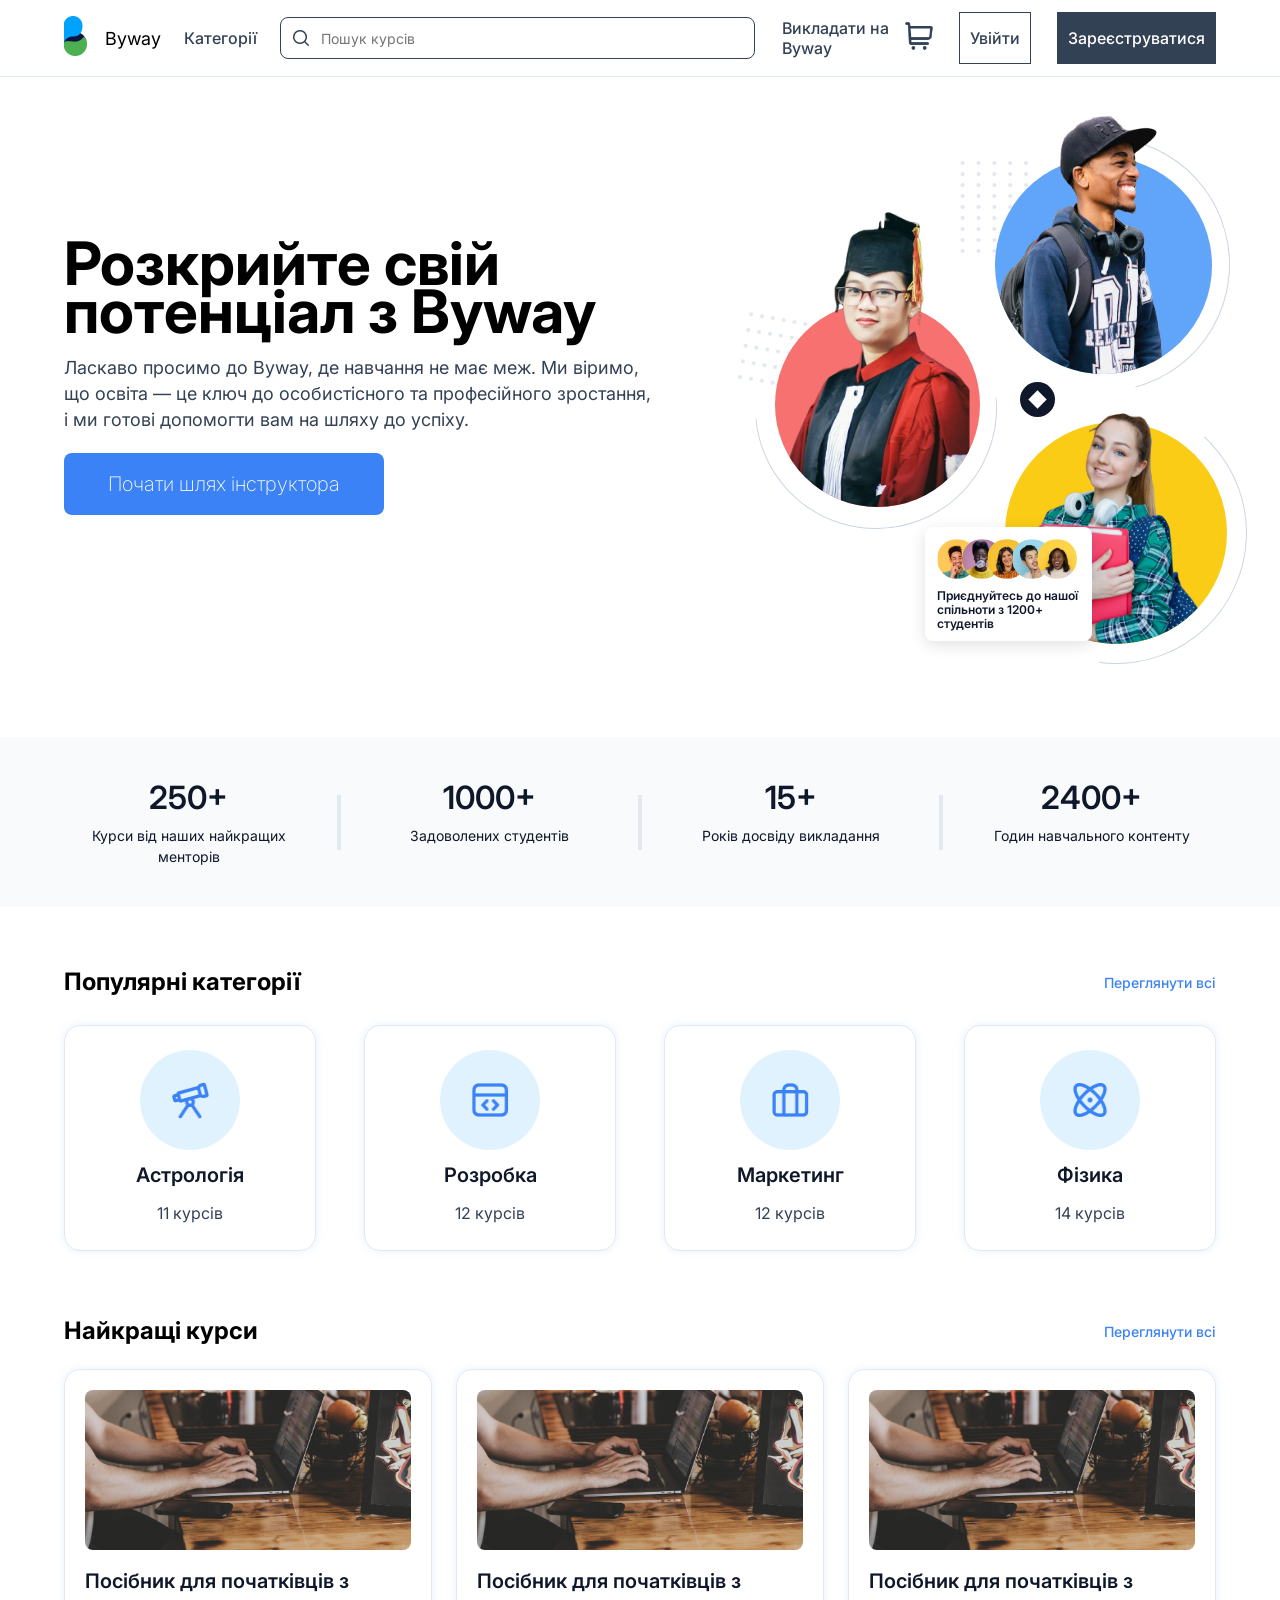
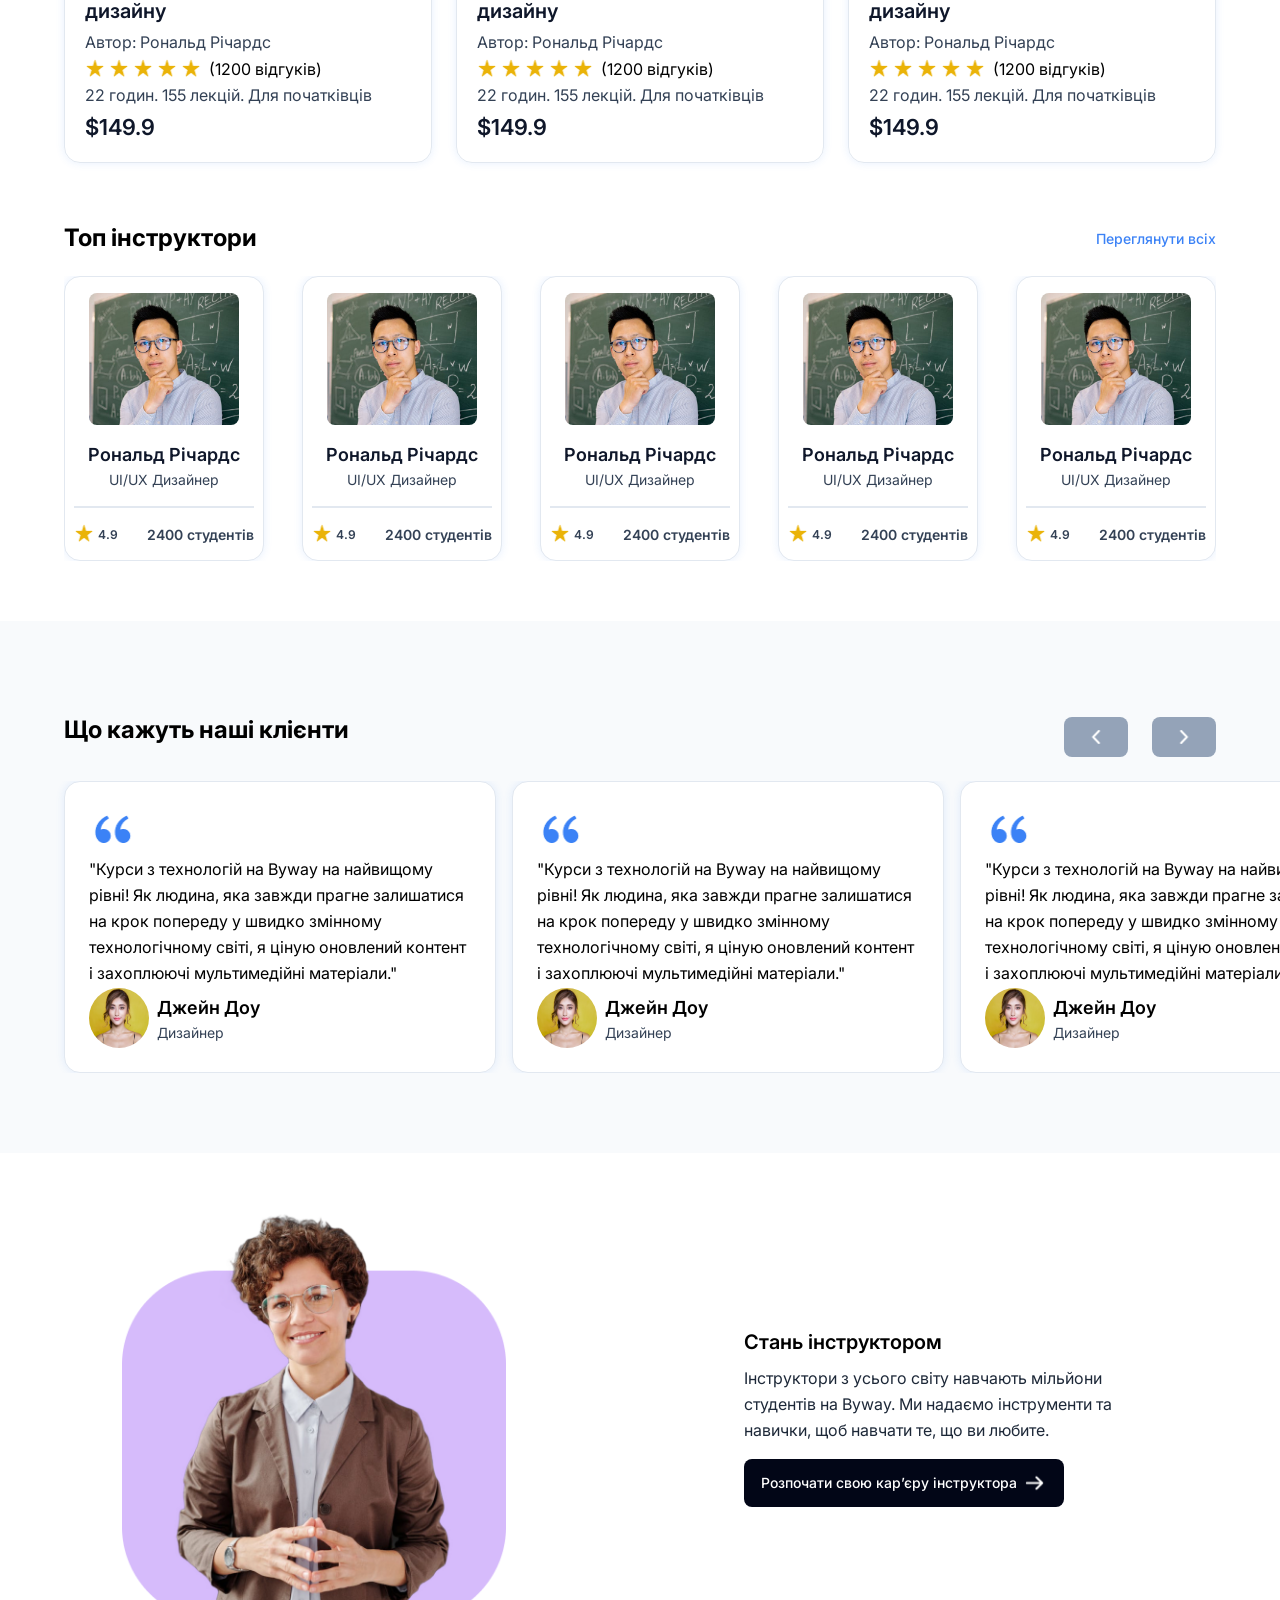
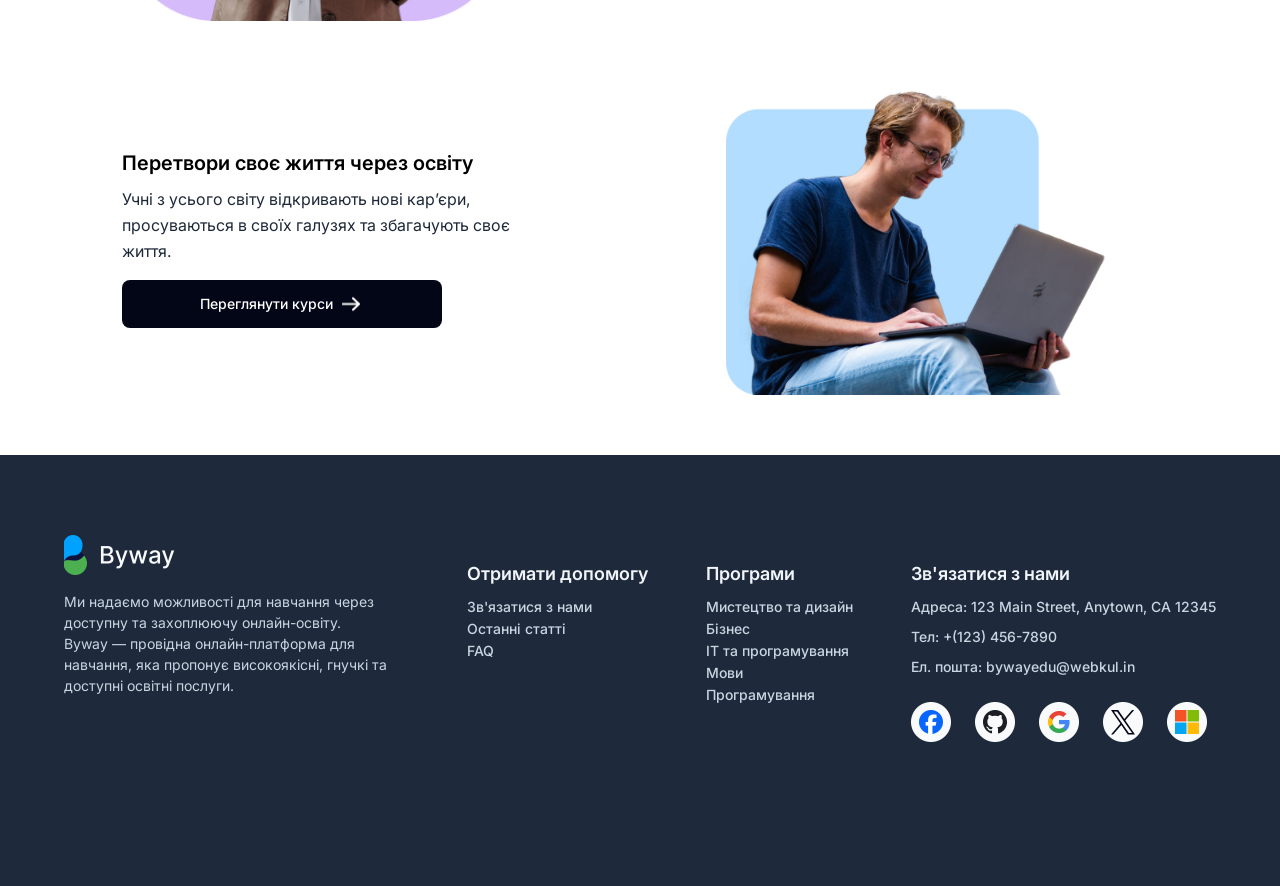
<file: index.html>
<!doctype html>
<html lang="uk">
<head>
    <meta charset="UTF-8">
    <meta name="viewport" content="width=device-width, initial-scale=1.0">
    <meta http-equiv="X-UA-Compatible" content="IE=edge">
    <link rel="stylesheet" href="https://fonts.googleapis.com/css2?family=Inter:wght@400;500;600;700&display=swap">
    <link rel="stylesheet" href="style.css">
    <title>Навчання для кожного | Онлайн-курси</title>
    <meta name="description" content="Вивчайте нові навички онлайн разом з нами!">
    <link rel="icon" href="favicon.ico" type="image/x-icon">
</head>
<body>
<header class="header">
    <div class="logo-section">
        <a href="index.html">
            <img class="logo" src="img/logo.png" alt="Логотип Byway">
        </a>
        <span class="brand-name">Byway</span>
    </div>
    <a href="category.html" class="categories-link">Категорії</a>
    <div class="search-bar">
        <img class="magnifying-glass" src="img/search.png" alt="Пошук">
        <form class="form-search" method="get">
            <input
                    class="search-bar-input"
                    type="text"
                    name="query"
                    placeholder="Пошук курсів"
                    aria-label="Пошук курсів">
        </form>
    </div>
    <div class="group">
        <button class="search-btn" aria-label="Відкрити пошук">
            <img class="search-btn-img" src="img/search.png" alt="Пошук">
        </button>
        <button class="burger-menu" aria-label="Відкрити меню">&#9776;</button>
        <nav class="nav-menu">
            <a href="category.html" class="categories-link">Категорії</a>
            <span class="teach-link">Викладати на Byway</span>
            <div class="user-actions">
                <a class="cart-link">
                    <img class="cart-icon" src="img/cart.png" alt="Іконка кошика">
                </a>
                <button class="login-btn" id="logInButton">Увійти</button>
                <button class="signup-btn" id="signUpButton">Зареєструватися</button>
            </div>
        </nav>
    </div>
</header>
<div class="main-container">
    <section class="banner">
        <div class="banner-block">
            <div class="banner-info">
                <h1 class="banner-title">Розкрийте свій потенціал з Byway</h1>
                <p class="banner-text">
                    Ласкаво просимо до Byway, де навчання не має меж. Ми віримо, що освіта — це ключ до особистісного та
                    професійного зростання, і ми готові допомогти вам на шляху до успіху.
                </p>
                <button class="banner-button">
                    <span class="button-text">Почати шлях інструктора</span>
                </button>
            </div>
        </div>
        <div class="banner-images">
            <div class="circle blue">
                <img src="img/student2.png" alt="Студент 2 в синьому">
            </div>
            <img class="student-blue-top" src="img/student2.png" alt="Студент в синьому">
            <div class="student-blue"></div>
            <div class="circle-border blue-border"></div>

            <div class="circle red">
                <img src="img/student3.png" alt="Студент 3 в червоному">
            </div>
            <img class="student-red-top" src="img/student3.png" alt="Студент в червоному">
            <div class="circle-border red-border"></div>

            <div class="circle yellow">
                <img src="img/student1.png" alt="Студент 1 в жовтому">
            </div>
            <img class="student-yellow-top" src="img/student1.png" alt="Студент в жовтому">
            <div class="circle-border yellow-border"></div>
            <div class="circle dark"></div>
            <div class="square"></div>

            <img class="decor1" src="img/decor.png" alt="Декорація банера 1">
            <img class="decor2" src="img/decor.png" alt="Декорація банера 2">

            <div class="banner-container">
                <div class="students-img">
                    <img class="student one" src="img/student-1.png" alt="Зображення студента 1">
                    <img class="student two" src="img/student-2.png" alt="Зображення студента 2">
                    <img class="student three" src="img/student-3.png" alt="Зображення студента 3">
                    <img class="student four" src="img/student-4.png" alt="Зображення студента 4">
                    <img class="student five" src="img/student-5.png" alt="Зображення студента 5">
                </div>
                <p class="join-community">Приєднуйтесь до нашої спільноти з 1200+ студентів</p>
            </div>
        </div>
    </section>

    <section class="stats">
        <div class="stat">
            <h2 class="stat-title">250+</h2>
            <p class="stat-info">Курси від наших найкращих менторів</p>
        </div>
        <hr class="line">
        <div class="stat">
            <h2 class="stat-title">1000+</h2>
            <p class="stat-info">Задоволених студентів</p>
        </div>
        <hr class="line">
        <div class="stat">
            <h2 class="stat-title">15+</h2>
            <p class="stat-info">Років досвіду викладання</p>
        </div>
        <hr class="line">
        <div class="stat">
            <h2 class="stat-title">2400+</h2>
            <p class="stat-info">Годин навчального контенту</p>
        </div>
    </section>
    <section class="top-categories">
        <header class="top-categories-header">
            <h2 class="top-categories-title">Популярні категорії</h2>
            <button class="see-all-button" aria-label="Переглянути всі категорії" id="sea-all-categories">Переглянути всі</button>
        </header>
        <div class="categories">
            <article class="category-card">
                <div class="category">
                    <div class="category-group">
                        <img src="img/telescope.png" alt="Іконка Астрологія" class="category-icon">
                        <div class="category-circle"></div>
                    </div>
                    <h3 class="category-title">Астрологія</h3>
                    <p class="category-info">11 курсів</p>
                </div>
            </article>
            <article class="category-card">
                <div class="category">
                    <div class="category-group">
                        <img src="img/code-browser.png" alt="Іконка Розробка" class="category-icon">
                        <div class="category-circle"></div>
                    </div>
                    <h3 class="category-title">Розробка</h3>
                    <p class="category-info">12 курсів</p>
                </div>
            </article>
            <article class="category-card">
                <div class="category">
                    <div class="category-group">
                        <img src="img/briefcase.png" alt="Іконка Маркетинг" class="category-icon">
                        <div class="category-circle"></div>
                    </div>
                    <h3 class="category-title">Маркетинг</h3>
                    <p class="category-info">12 курсів</p>
                </div>
            </article>
            <article class="category-card">
                <div class="category">
                    <div class="category-group">
                        <img src="img/physics.png" alt="Іконка Фізика" class="category-icon">
                        <div class="category-circle"></div>
                    </div>
                    <h3 class="category-title">Фізика</h3>
                    <p class="category-info">14 курсів</p>
                </div>
            </article>
        </div>
    </section>
    <section class="top-courses">
        <header class="top-courses-header">
            <h2 class="top-courses-title">Найкращі курси</h2>
            <button class="see-all-button" aria-label="Переглянути всі курси" id="sea-all-curses">Переглянути всі</button>
        </header>
        <div class="courses-list">
            <article class="course-card">
                <img class="course-image" src="img/courses.jpg" alt="Зображення курсу Beginner’s Guide to Design">
                <div class="course-details">
                    <h3 class="course-title">Посібник для початківців з дизайну</h3>
                    <p class="course-author">Автор: Рональд Річардс</p>
                    <div class="course-rating">
                        <div class="stars">
                            <img class="star" src="img/star.png" alt="Зірка">
                            <img class="star" src="img/star.png" alt="Зірка">
                            <img class="star" src="img/star.png" alt="Зірка">
                            <img class="star" src="img/star.png" alt="Зірка">
                            <img class="star" src="img/star.png" alt="Зірка">
                        </div>
                        <span class="rating-info">(1200 відгуків)</span>
                    </div>
                    <p class="course-info">22 годин. 155 лекцій. Для початківців</p>
                    <p class="course-price">$149.9</p>
                </div>
            </article>
            <article class="course-card">
            <img class="course-image" src="img/courses.jpg" alt="Зображення курсу Beginner’s Guide to Design">
            <div class="course-details">
                <h3 class="course-title">Посібник для початківців з дизайну</h3>
                <p class="course-author">Автор: Рональд Річардс</p>
                <div class="course-rating">
                    <div class="stars">
                        <img class="star" src="img/star.png" alt="Зірка">
                        <img class="star" src="img/star.png" alt="Зірка">
                        <img class="star" src="img/star.png" alt="Зірка">
                        <img class="star" src="img/star.png" alt="Зірка">
                        <img class="star" src="img/star.png" alt="Зірка">
                    </div>
                    <span class="rating-info">(1200 відгуків)</span>
                </div>
                <p class="course-info">22 годин. 155 лекцій. Для початківців</p>
                <p class="course-price">$149.9</p>
            </div>
        </article>
            <article class="course-card">
                <img class="course-image" src="img/courses.jpg" alt="Зображення курсу Beginner’s Guide to Design">
                <div class="course-details">
                    <h3 class="course-title">Посібник для початківців з дизайну</h3>
                    <p class="course-author">Автор: Рональд Річардс</p>
                    <div class="course-rating">
                        <div class="stars">
                            <img class="star" src="img/star.png" alt="Зірка">
                            <img class="star" src="img/star.png" alt="Зірка">
                            <img class="star" src="img/star.png" alt="Зірка">
                            <img class="star" src="img/star.png" alt="Зірка">
                            <img class="star" src="img/star.png" alt="Зірка">
                        </div>
                        <span class="rating-info">(1200 відгуків)</span>
                    </div>
                    <p class="course-info">22 годин. 155 лекцій. Для початківців</p>
                    <p class="course-price">$149.9</p>
                </div>
            </article>
            <article class="course-card">
                <img class="course-image" src="img/courses.jpg" alt="Зображення курсу Beginner’s Guide to Design">
                <div class="course-details">
                    <h3 class="course-title">Посібник для початківців з дизайну</h3>
                    <p class="course-author">Автор: Рональд Річардс</p>
                    <div class="course-rating">
                        <div class="stars">
                            <img class="star" src="img/star.png" alt="Зірка">
                            <img class="star" src="img/star.png" alt="Зірка">
                            <img class="star" src="img/star.png" alt="Зірка">
                            <img class="star" src="img/star.png" alt="Зірка">
                            <img class="star" src="img/star.png" alt="Зірка">
                        </div>
                        <span class="rating-info">(1200 відгуків)</span>
                    </div>
                    <p class="course-info">22 годин. 155 лекцій. Для початківців</p>
                    <p class="course-price">$149.9</p>
                </div>
            </article>
        </div>
    </section>
    <section class="top-instructors">
        <header class="top-instructors-header">
            <h2 class="top-instructors-title">Топ інструктори</h2>
            <button class="see-all-button" aria-label="Переглянути всіх інструкторів" id="sea-all-instructors">Переглянути всіх</button>
        </header>
        <div class="instructors-list">
            <article class="instructor-card">
                <div class="instructor">
                    <img class="instructor-img" src="img/instructor.png" alt="Фото інструктора">
                    <div class="instructor-info">
                        <div class="instructor-title">
                            <h3 class="instructor-name">Рональд Річардс</h3>
                            <p class="instructor-role">UI/UX Дизайнер</p>
                        </div>
                        <hr class="instructor-line">
                        <div class="instructors-rating">
                            <div class="instructor-rating">
                                <img class="star" src="img/star.png" alt="Зірка">
                                <span class="ratings-info">4.9</span>
                            </div>
                            <span class="instructor-students">2400 студентів</span>
                        </div>
                    </div>
                </div>
            </article>
            <article class="instructor-card">
                <div class="instructor">
                    <img class="instructor-img" src="img/instructor.png" alt="Фото інструктора">
                    <div class="instructor-info">
                        <div class="instructor-title">
                            <h3 class="instructor-name">Рональд Річардс</h3>
                            <p class="instructor-role">UI/UX Дизайнер</p>
                        </div>
                        <hr class="instructor-line">
                        <div class="instructors-rating">
                            <div class="instructor-rating">
                                <img class="star" src="img/star.png" alt="Зірка">
                                <span class="ratings-info">4.9</span>
                            </div>
                            <span class="instructor-students">2400 студентів</span>
                        </div>
                    </div>
                </div>
            </article>
            <article class="instructor-card">
                <div class="instructor">
                    <img class="instructor-img" src="img/instructor.png" alt="Фото інструктора">
                    <div class="instructor-info">
                        <div class="instructor-title">
                            <h3 class="instructor-name">Рональд Річардс</h3>
                            <p class="instructor-role">UI/UX Дизайнер</p>
                        </div>
                        <hr class="instructor-line">
                        <div class="instructors-rating">
                            <div class="instructor-rating">
                                <img class="star" src="img/star.png" alt="Зірка">
                                <span class="ratings-info">4.9</span>
                            </div>
                            <span class="instructor-students">2400 студентів</span>
                        </div>
                    </div>
                </div>
            </article>
            <article class="instructor-card">
                <div class="instructor">
                    <img class="instructor-img" src="img/instructor.png" alt="Фото інструктора">
                    <div class="instructor-info">
                        <div class="instructor-title">
                            <h3 class="instructor-name">Рональд Річардс</h3>
                            <p class="instructor-role">UI/UX Дизайнер</p>
                        </div>
                        <hr class="instructor-line">
                        <div class="instructors-rating">
                            <div class="instructor-rating">
                                <img class="star" src="img/star.png" alt="Зірка">
                                <span class="ratings-info">4.9</span>
                            </div>
                            <span class="instructor-students">2400 студентів</span>
                        </div>
                    </div>
                </div>
            </article>
            <article class="instructor-card hidden-m">
                <div class="instructor">
                    <img class="instructor-img" src="img/instructor.png" alt="Фото інструктора">
                    <div class="instructor-info">
                        <div class="instructor-title">
                            <h3 class="instructor-name">Рональд Річардс</h3>
                            <p class="instructor-role">UI/UX Дизайнер</p>
                        </div>
                        <hr class="instructor-line">
                        <div class="instructors-rating">
                            <div class="instructor-rating">
                                <img class="star" src="img/star.png" alt="Зірка">
                                <span class="ratings-info">4.9</span>
                            </div>
                            <span class="instructor-students">2400 студентів</span>
                        </div>
                    </div>
                </div>
            </article>
        </div>
    </section>
    <section class="top-comments">
        <header class="comment-header">
            <h2 class="top-comments-title">Що кажуть наші клієнти</h2>
            <div class="comments-navigation">
                <button class="comments-button-left" aria-label="Перейти до попереднього коментаря">
                    <img class="left-chevron" src="img/left-chevron.png" alt="Ліворуч">
                </button>
                <button class="comments-button-right" aria-label="Перейти до наступного коментаря">
                    <img class="right-chevron" src="img/right-chevron.png" alt="Праворуч">
                </button>
            </div>
        </header>
        <div class="comments-list">
            <article class="comment-card">
                <img class="quotes" src="img/quotes.png" alt="Цитата">
                <p class="comment-text">"Курси з технологій на Byway на найвищому рівні! Як людина, яка завжди прагне
                    залишатися на крок попереду у швидко змінному технологічному світі, я ціную оновлений контент і
                    захоплюючі мультимедійні матеріали."</p>
                <div class="comment-info">
                    <img class="customer-img" src="img/customer.jpg" alt="Фото клієнта">
                    <div class="customer-info">
                        <h2 class="customer-name">Джейн Доу</h2>
                        <span class="customer-role">Дизайнер</span>
                    </div>
                </div>
            </article>
            <article class="comment-card">
                <img class="quotes" src="img/quotes.png" alt="Цитата">
                <p class="comment-text">"Курси з технологій на Byway на найвищому рівні! Як людина, яка завжди прагне
                    залишатися на крок попереду у швидко змінному технологічному світі, я ціную оновлений контент і
                    захоплюючі мультимедійні матеріали."</p>
                <div class="comment-info">
                    <img class="customer-img" src="img/customer.jpg" alt="Фото клієнта">
                    <div class="customer-info">
                        <h2 class="customer-name">Джейн Доу</h2>
                        <span class="customer-role">Дизайнер</span>
                    </div>
                </div>
            </article>
            <article class="comment-card">
                <img class="quotes" src="img/quotes.png" alt="Цитата">
                <p class="comment-text">"Курси з технологій на Byway на найвищому рівні! Як людина, яка завжди прагне
                    залишатися на крок попереду у швидко змінному технологічному світі, я ціную оновлений контент і
                    захоплюючі мультимедійні матеріали."</p>
                <div class="comment-info">
                    <img class="customer-img" src="img/customer.jpg" alt="Фото клієнта">
                    <div class="customer-info">
                        <h2 class="customer-name">Джейн Доу</h2>
                        <span class="customer-role">Дизайнер</span>
                    </div>
                </div>
            </article>
            <article class="comment-card">
                <img class="quotes" src="img/quotes.png" alt="Цитата">
                <p class="comment-text">"Курси з технологій на Byway на найвищому рівні! Як людина, яка завжди прагне
                    залишатися на крок попереду у швидко змінному технологічному світі, я ціную оновлений контент і
                    захоплюючі мультимедійні матеріали."</p>
                <div class="comment-info">
                    <img class="customer-img" src="img/customer.jpg" alt="Фото клієнта">
                    <div class="customer-info">
                        <h2 class="customer-name">Джейн Доу</h2>
                        <span class="customer-role">Дизайнер</span>
                    </div>
                </div>
            </article>
            <article class="comment-card">
                <img class="quotes" src="img/quotes.png" alt="Цитата">
                <p class="comment-text">"Курси з технологій на Byway на найвищому рівні! Як людина, яка завжди прагне
                    залишатися на крок попереду у швидко змінному технологічному світі, я ціную оновлений контент і
                    захоплюючі мультимедійні матеріали."</p>
                <div class="comment-info">
                    <img class="customer-img" src="img/customer.jpg" alt="Фото клієнта">
                    <div class="customer-info">
                        <h2 class="customer-name">Джейн Доу</h2>
                        <span class="customer-role">Дизайнер</span>
                    </div>
                </div>
            </article>
        </div>
    </section>
    <section class="last-banners">
        <div class="last-banner">
            <img class="last-banner-img" src="img/lastbunner-2.png" alt="Зображення інструктора">
            <div class="last-banner-info">
                <div class="last-banner-text">
                    <h2 class="last-banner-title">Стань інструктором</h2>
                    <p class="last-banner-information">Інструктори з усього світу навчають мільйони студентів на Byway.
                        Ми надаємо інструменти та навички, щоб навчати те, що ви любите.</p>
                </div>
                <a href="#" class="last-banner-button" aria-label="Розпочати кар’єру інструктора">
                    <span class="last-banner-button-text">Розпочати свою кар’єру інструктора</span>
                    <img class="arrow-right" src="img/arrow-right.png" alt="Стрілка праворуч">
                </a>
            </div>
        </div>
        <div class="last-banner reverse">
            <div class="last-banner-info">
                <div class="last-banner-text">
                    <h2 class="last-banner-title">Перетвори своє життя через освіту</h2>
                    <p class="last-banner-information">Учні з усього світу відкривають нові кар’єри, просуваються в
                        своїх галузях та збагачують своє життя.</p>
                </div>
                <a href="category.html" class="last-banner-button" aria-label="Переглянути курси">
                    <span class="last-banner-button-text">Переглянути курси</span>
                    <img class="arrow-right" src="img/arrow-right.png" alt="Стрілка праворуч">
                </a>
            </div>
            <img class="last-banner-img" src="img/lastbunner-1.png" alt="Зображення студента">
        </div>
    </section>
    <footer class="footer">
        <div class="footer-information">
            <div class="footer-byway">
                <img class="footer-logo" src="img/full-logo.png" alt="Логотип сайту">
                <p class="footer-byway-info">Ми надаємо можливості для навчання через доступну та захоплюючу онлайн-освіту.
                    <br> Byway — провідна онлайн-платформа для навчання, яка пропонує високоякісні, гнучкі та доступні освітні послуги.</p>
            </div>
            <div class="footer-block">
                <h3 class="footer-title">Отримати допомогу</h3>
                <ul class="footer-info-list">
                    <li><a class="footer-info" id="contactLink" style="cursor: pointer">Зв'язатися з нами</a></li>
                    <li><a href="#" class="footer-info">Останні статті</a></li>
                    <li><a class="footer-info">FAQ</a></li>
                </ul>
            </div>
            <div class="footer-block">
                <h3 class="footer-title">Програми</h3>
                <ul class="footer-info-list">
                    <li><a href="#" class="footer-info">Мистецтво та дизайн</a></li>
                    <li><a href="#" class="footer-info">Бізнес</a></li>
                    <li><a href="#" class="footer-info">ІТ та програмування</a></li>
                    <li><a href="#" class="footer-info">Мови</a></li>
                    <li><a href="#" class="footer-info">Програмування</a></li>
                </ul>
            </div>
            <div class="footer-contactus">
                <div class="footer-block">
                    <h3 class="footer-title">Зв'язатися з нами</h3>
                    <p class="footer-info">Адреса: 123 Main Street, Anytown, CA 12345</p>
                    <p class="footer-info">Тел: +(123) 456-7890</p>
                    <p class="footer-info">Ел. пошта: <a href="mailto:bywayedu@webkul.in" class="footer-info">bywayedu@webkul.in</a></p>
                </div>
                <div class="footer-social">
                    <img class="footer-social-logo" src="img/social-logo.png" alt="Іконки соціальних мереж">
                </div>
            </div>
        </div>
    </footer>
</div>
<div id="contactModal" class="modal">
    <div class="modal-content">
        <div class="modal-title">
            <h2>Зв'язатися з нами</h2>
            <span class="close" id="closeModal">&times;</span>
        </div>
        <form id="contactForm">
            <label for="name">Ім'я:</label>
            <input class="modal-input" type="text" id="name" name="name" required><br>

            <label for="email">Електронна адреса:</label>
            <input class="modal-input" type="email" id="email" name="email" required><br>

            <label for="message">Повідомлення:</label><br>
            <textarea class="modal-input" id="message" name="message" rows="4" required></textarea><br>

            <button type="submit">Відправити</button>
        </form>
    </div>
</div>
<div id="confirmationModal" class="modal">
    <div class="modal-content">
        <div class="modal-title">
            <h2>Ви впевнені, що хочете відправити?</h2>
            <span class="close" id="closeConfirmationModal">&times;</span>
        </div>
        <button id="confirmSend">Так</button>
        <button id="cancelSend">Ні</button>
    </div>
</div>
<div id="closeModalConfirm" class="modal">
    <div class="modal-content">
        <div class="modal-title">
            <h2>Ви впевнені, що хочете закрити це вікно?</h2>
            <span class="close" id="closeCloseModalConfirm">&times;</span>
        </div>
        <button id="confirmClose">Так</button>
        <button id="cancelClose">Ні</button>
    </div>
</div>
<script src="modal.js"></script>
<script src="script.js"></script>
</body>
</html>
</file>
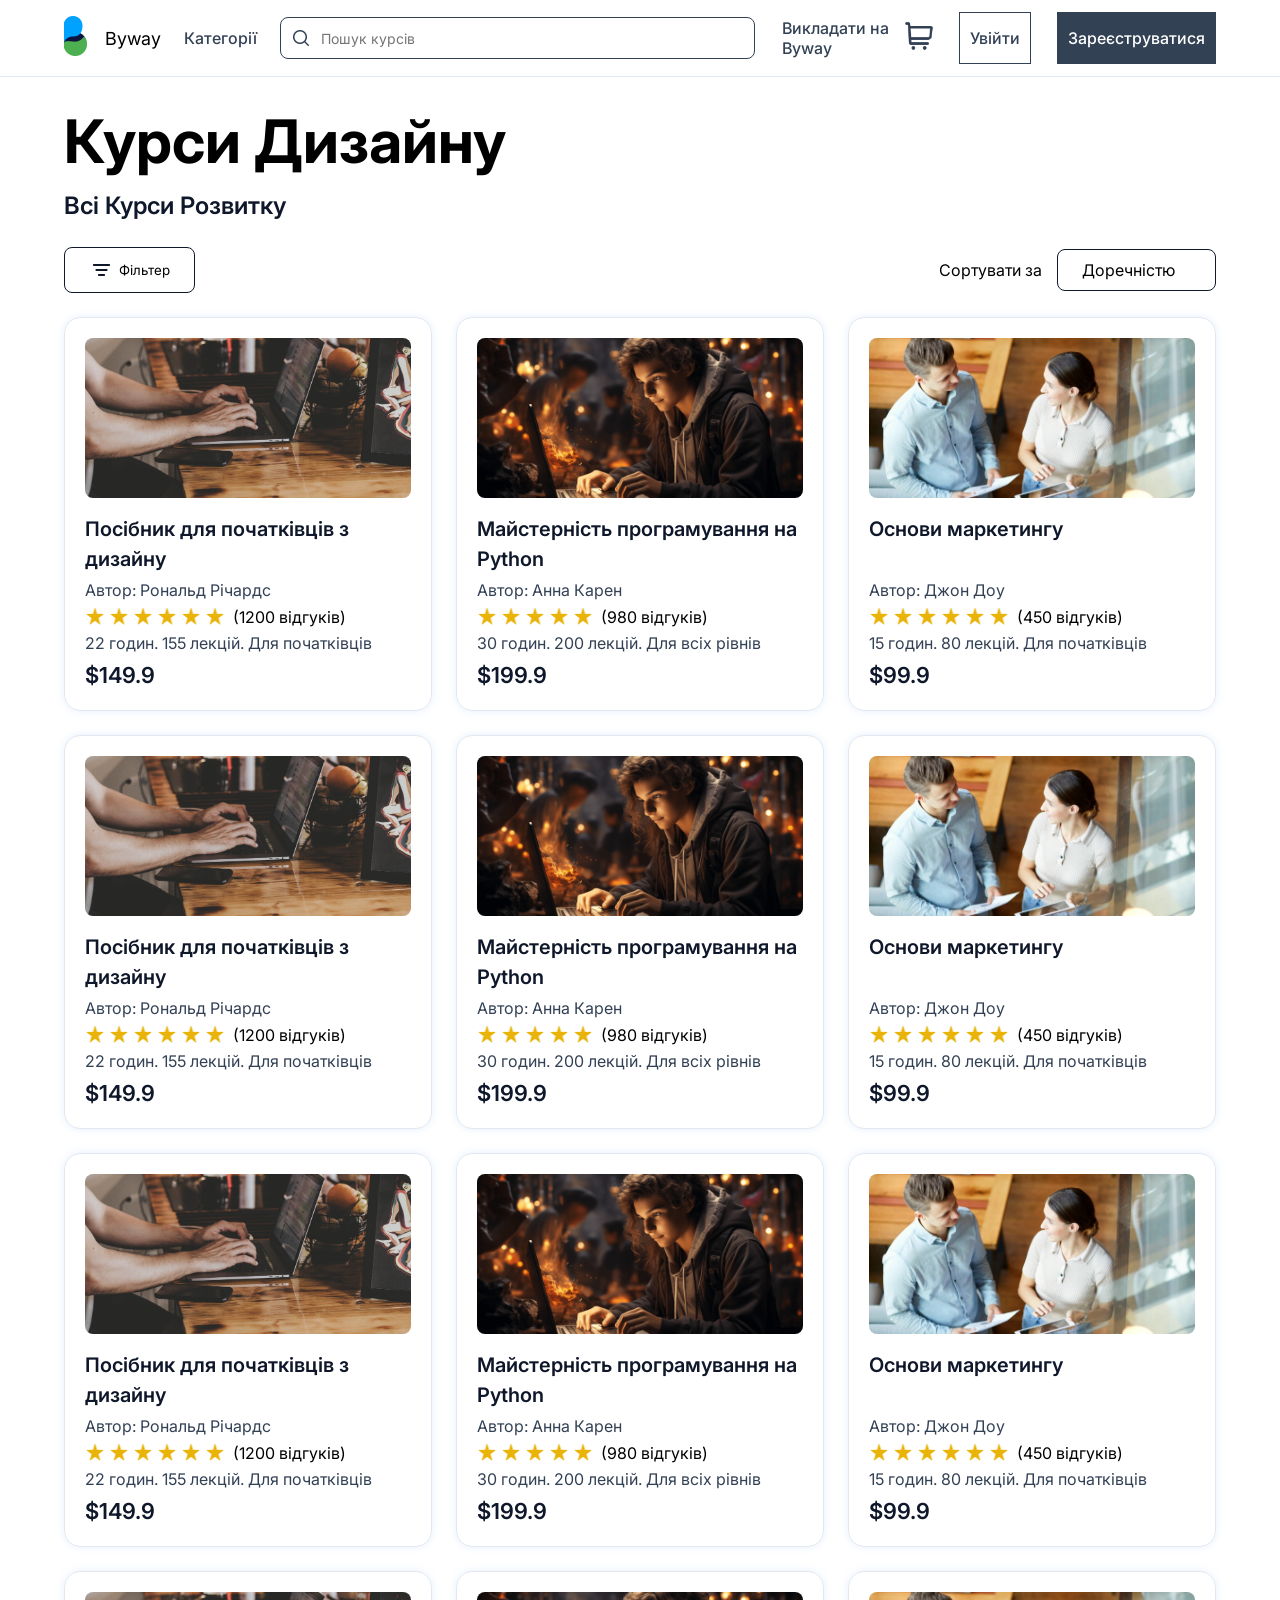
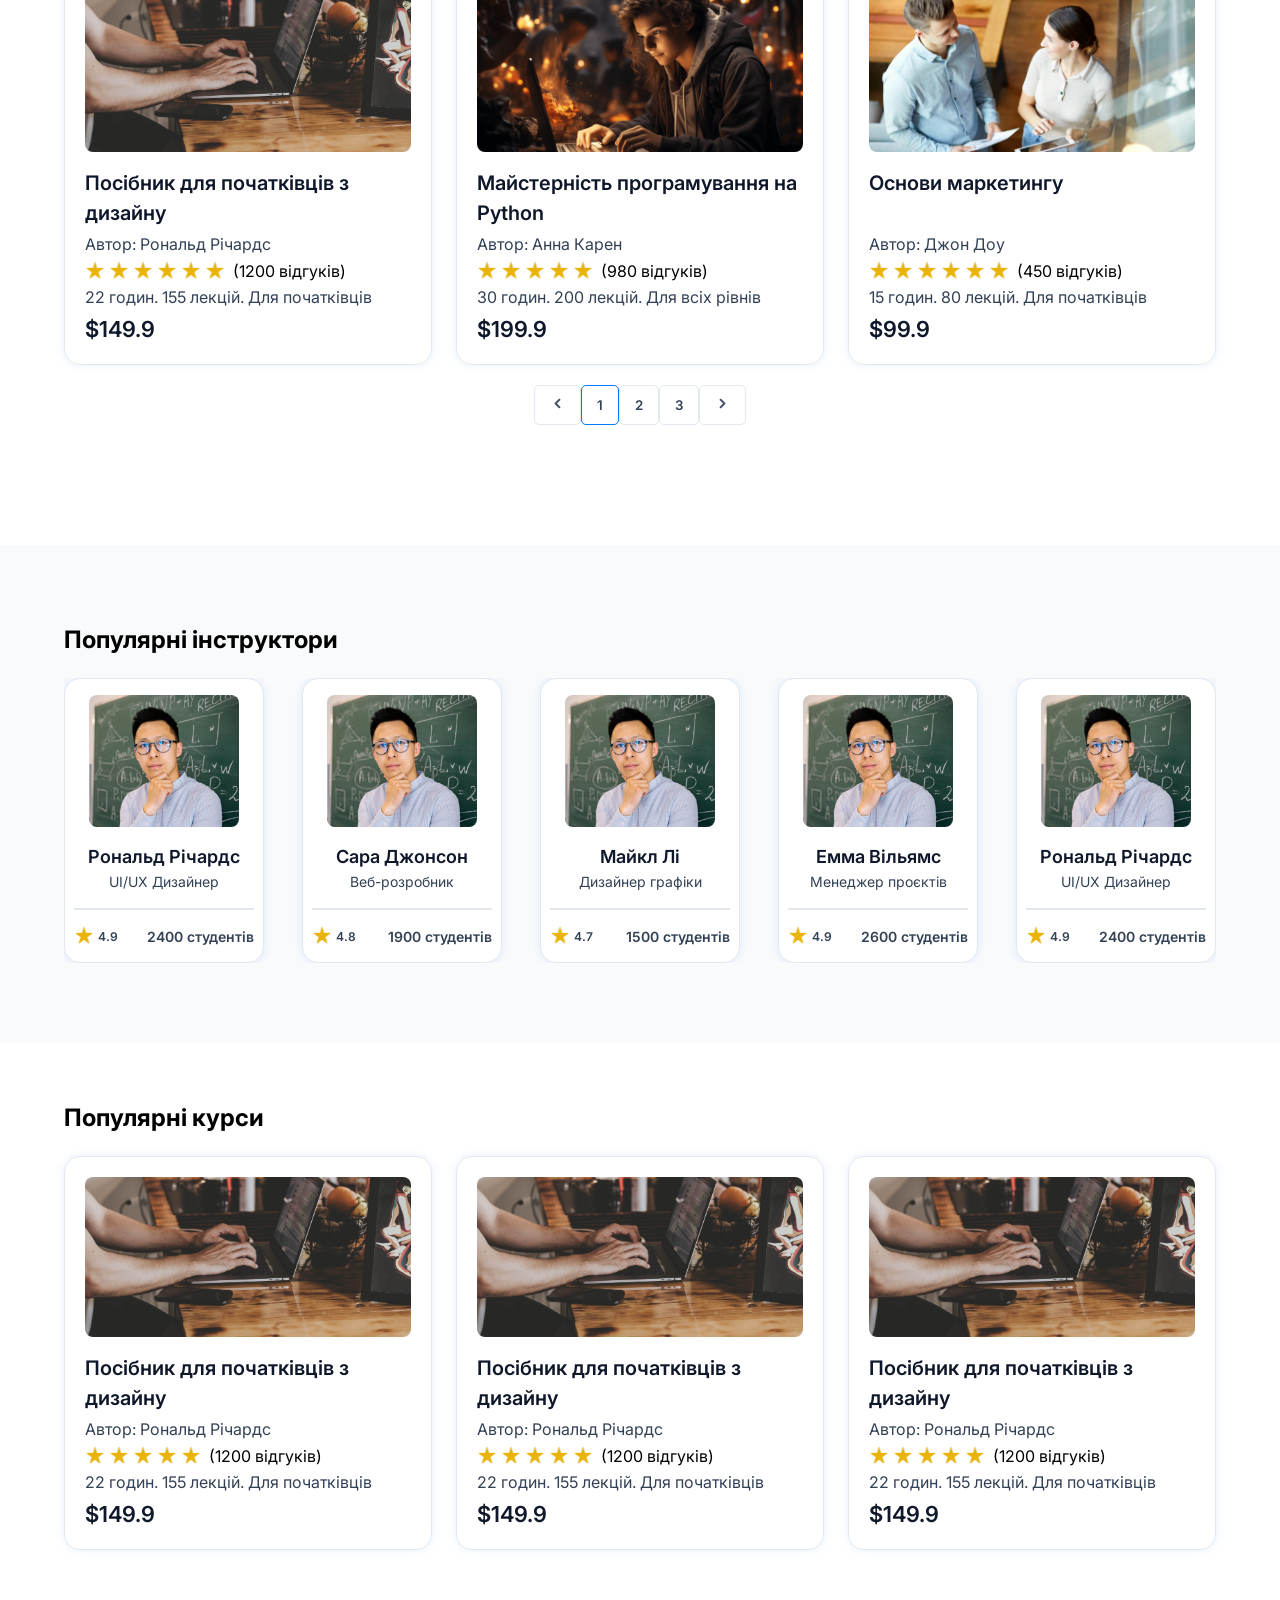
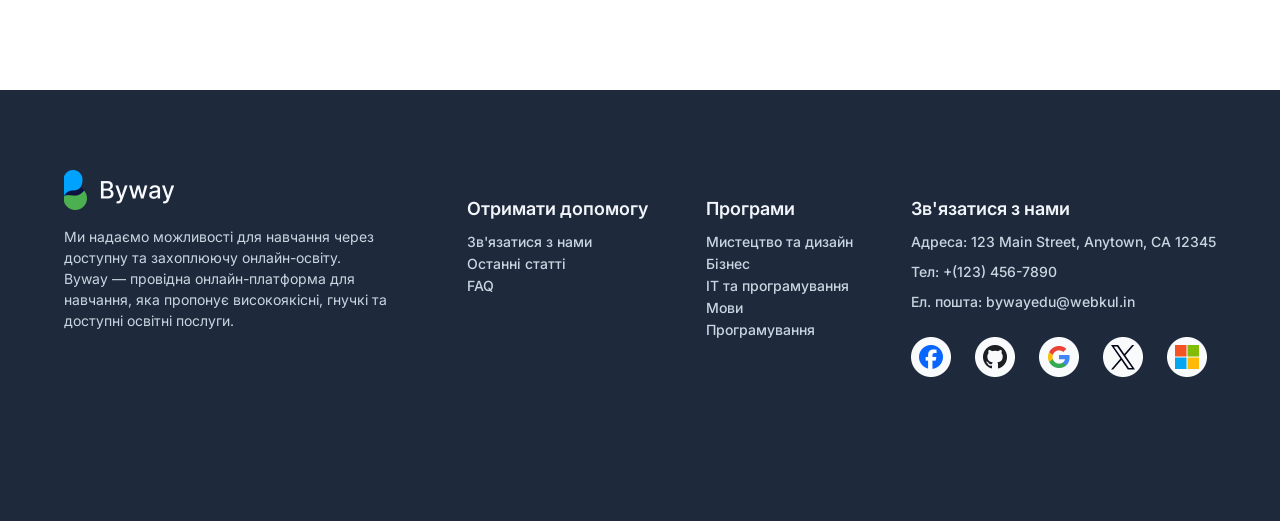
<file: category.html>
<!DOCTYPE html>
<html lang="uk">
<head>
  <meta charset="UTF-8">
  <meta name="viewport" content="width=device-width, initial-scale=1.0">
  <meta http-equiv="X-UA-Compatible" content="IE=edge">
  <link rel="stylesheet" href="https://fonts.googleapis.com/css2?family=Inter:wght@400;500;600;700&display=swap">
  <link rel="stylesheet" href="style.css">
  <title>Категорії</title>
  <link rel="icon" href="favicon.ico" type="image/x-icon">
</head>
<body>
<header class="header">
  <div class="logo-section">
    <a href="index.html">
      <img class="logo" src="img/logo.png" alt="Логотип Byway">
    </a>
    <span class="brand-name">Byway</span>
  </div>
  <a href="category.html" class="categories-link">Категорії</a>
  <div class="search-bar">
    <img class="magnifying-glass" src="img/search.png" alt="Пошук">
    <form class="form-search" method="get">
      <input
              class="search-bar-input"
              type="text"
              name="query"
              placeholder="Пошук курсів"
              aria-label="Пошук курсів">
    </form>
  </div>
  <div class="group">
    <button class="search-btn" aria-label="Відкрити пошук">
      <img class="search-btn-img" src="img/search.png" alt="Пошук">
    </button>
    <button class="burger-menu" aria-label="Відкрити меню">&#9776;</button>
    <nav class="nav-menu">
      <a href="category.html" class="categories-link">Категорії</a>
      <span class="teach-link">Викладати на Byway</span>
      <div class="user-actions">
        <a class="cart-link">
          <img class="cart-icon" src="img/cart.png" alt="Іконка кошика">
        </a>
        <button class="login-btn" id="logInButton">Увійти</button>
        <button class="signup-btn" id="signUpButton">Зареєструватися</button>
      </div>
    </nav>
  </div>
</header>
<div class="main-container">
  <section class="courses">
    <h1 class="banner-title">Курси Дизайну</h1>
    <h4 class="courses-title">Всі Курси Розвитку</h4>
    <div class="control">
      <button class="filter-button">
        <img src="img/filter.png" alt="Фільтер">
        <span class="curses-button-text">Фільтер</span>
      </button>
      <div class="sort">
        <span class="sort-text">Сортувати за</span>
        <select class="sort-select">
          <option value="relevance">Доречністю</option>
          <option value="price">Ціна</option>
          <option value="popularity">Популярністю</option>
          <option value="rating">Рейтинг</option>
        </select>
      </div>
    </div>
    <div class="courses-block">
      <div class="filter-list filter-list-wrapper hidden">
        <div class="filter-card">
          <button class="filter-card-button">
            <span class="filter-card-text">Рейтинг</span>
            <img src="img/down-chevron.png" alt="стрілка вниз">
          </button>
          <div class="filter-info hidden">
            <div class="stars">
              <img class="star" src="img/star.png" alt="Зірка">
              <img class="star" src="img/star.png" alt="Зірка">
              <img class="star" src="img/star.png" alt="Зірка">
              <img class="star" src="img/star.png" alt="Зірка">
              <img class="star" src="img/star.png" alt="Зірка">
            </div>
            <div class="stars">
              <img class="star" src="img/star.png" alt="Зірка">
              <img class="star" src="img/star.png" alt="Зірка">
              <img class="star" src="img/star.png" alt="Зірка">
              <img class="star" src="img/star.png" alt="Зірка">
              <img class="star" src="img/gstar.png" alt="Зірка">
            </div>
            <div class="stars">
              <img class="star" src="img/star.png" alt="Зірка">
              <img class="star" src="img/star.png" alt="Зірка">
              <img class="star" src="img/star.png" alt="Зірка">
              <img class="star" src="img/gstar.png" alt="Зірка">
              <img class="star" src="img/gstar.png" alt="Зірка">
            </div>
            <div class="stars">
              <img class="star" src="img/star.png" alt="Зірка">
              <img class="star" src="img/star.png" alt="Зірка">
              <img class="star" src="img/gstar.png" alt="Зірка">
              <img class="star" src="img/gstar.png" alt="Зірка">
              <img class="star" src="img/gstar.png" alt="Зірка">
            </div>
            <div class="stars">
              <img class="star" src="img/star.png" alt="Зірка">
              <img class="star" src="img/gstar.png" alt="Зірка">
              <img class="star" src="img/gstar.png" alt="Зірка">
              <img class="star" src="img/gstar.png" alt="Зірка">
              <img class="star" src="img/gstar.png" alt="Зірка">
            </div>
          </div>
        </div>
        <div class="filter-card">
          <button class="filter-card-button">
            <span class="filter-card-text">Кількість лекцій</span>
            <img src="img/down-chevron.png" alt="стрілка вниз">
          </button>
          <div class="filter-info hidden">
            <div class="check-box">
              <input type="checkbox" id="checkbox1" value="1-10">
              <label for="checkbox1">1-10</label>
            </div>
            <div class="check-box">
              <input type="checkbox" id="checkbox2" value="10-15">
              <label for="checkbox2">10-15</label>
            </div>
            <div class="check-box hidden">
              <input type="checkbox" id="checkbox3" value="15-20">
              <label for="checkbox3">15-20</label>
            </div>
            <div class="check-box hidden">
              <input type="checkbox" id="checkbox4" value="20-25">
              <label class="checkbox-text" for="checkbox4">20-25</label>
            </div>
            <button class="see-more-button" aria-label="Переглянути більше лекцій">
              <span class="filter-card-text blue-text">Переглянути більше</span>
              <img src="img/bdown-chevron.png" alt="синя стрілка вниз">
            </button>
          </div>
        </div>
        <div class="filter-card">
          <button class="filter-card-button">
            <span class="filter-card-text">Ціна</span>
            <img src="img/down-chevron.png" alt="стрілка вниз">
          </button>
          <div class="filter-info hidden"></div>
        </div>
        <div class="filter-card">
          <button class="filter-card-button">
            <span class="filter-card-text">Категорія</span>
            <img src="img/down-chevron.png" alt="стрілка вниз">
          </button>
          <div class="filter-info hidden"></div>
        </div>
      </div>
      <div class="courses-pagination">
        <div class="courses-list"></div>
        <div class="pagination">

        </div>
      </div>

    </div>
  </section>
  <section class="top-instructors gray">
    <header class="top-instructors-header">
      <h2 class="top-instructors-title">Популярні інструктори</h2>
    </header>
    <div class="instructors-list"></div>
  </section>
  <section class="top-courses">
    <header class="top-courses-header">
      <h2 class="top-courses-title">Популярні курси</h2>
    </header>
    <div class="courses-list">
      <article class="course-card">
        <img class="course-image" src="img/courses.jpg" alt="Зображення курсу Beginner’s Guide to Design">
        <div class="course-details">
          <h3 class="course-title">Посібник для початківців з дизайну</h3>
          <p class="course-author">Автор: Рональд Річардс</p>
          <div class="course-rating">
            <div class="stars">
              <img class="star" src="img/star.png" alt="Зірка">
              <img class="star" src="img/star.png" alt="Зірка">
              <img class="star" src="img/star.png" alt="Зірка">
              <img class="star" src="img/star.png" alt="Зірка">
              <img class="star" src="img/star.png" alt="Зірка">
            </div>
            <span class="rating-info">(1200 відгуків)</span>
          </div>
          <p class="course-info">22 годин. 155 лекцій. Для початківців</p>
          <p class="course-price">$149.9</p>
        </div>
      </article>
      <article class="course-card">
        <img class="course-image" src="img/courses.jpg" alt="Зображення курсу Beginner’s Guide to Design">
        <div class="course-details">
          <h3 class="course-title">Посібник для початківців з дизайну</h3>
          <p class="course-author">Автор: Рональд Річардс</p>
          <div class="course-rating">
            <div class="stars">
              <img class="star" src="img/star.png" alt="Зірка">
              <img class="star" src="img/star.png" alt="Зірка">
              <img class="star" src="img/star.png" alt="Зірка">
              <img class="star" src="img/star.png" alt="Зірка">
              <img class="star" src="img/star.png" alt="Зірка">
            </div>
            <span class="rating-info">(1200 відгуків)</span>
          </div>
          <p class="course-info">22 годин. 155 лекцій. Для початківців</p>
          <p class="course-price">$149.9</p>
        </div>
      </article>
      <article class="course-card">
        <img class="course-image" src="img/courses.jpg" alt="Зображення курсу Beginner’s Guide to Design">
        <div class="course-details">
          <h3 class="course-title">Посібник для початківців з дизайну</h3>
          <p class="course-author">Автор: Рональд Річардс</p>
          <div class="course-rating">
            <div class="stars">
              <img class="star" src="img/star.png" alt="Зірка">
              <img class="star" src="img/star.png" alt="Зірка">
              <img class="star" src="img/star.png" alt="Зірка">
              <img class="star" src="img/star.png" alt="Зірка">
              <img class="star" src="img/star.png" alt="Зірка">
            </div>
            <span class="rating-info">(1200 відгуків)</span>
          </div>
          <p class="course-info">22 годин. 155 лекцій. Для початківців</p>
          <p class="course-price">$149.9</p>
        </div>
      </article>
    </div>
  </section>
  <footer class="footer m1">
    <div class="footer-information">
      <div class="footer-byway">
        <img class="footer-logo" src="img/full-logo.png" alt="Логотип сайту">
        <p class="footer-byway-info">Ми надаємо можливості для навчання через доступну та захоплюючу онлайн-освіту.
          <br> Byway — провідна онлайн-платформа для навчання, яка пропонує високоякісні, гнучкі та доступні освітні послуги.</p>
      </div>
      <div class="footer-block">
        <h3 class="footer-title">Отримати допомогу</h3>
        <ul class="footer-info-list">
          <li><a class="footer-info" id="contactLink" style="cursor: pointer">Зв'язатися з нами</a></li>
          <li><a href="#" class="footer-info">Останні статті</a></li>
          <li><a href="#" class="footer-info">FAQ</a></li>
        </ul>
      </div>
      <div class="footer-block">
        <h3 class="footer-title">Програми</h3>
        <ul class="footer-info-list">
          <li><a href="#" class="footer-info">Мистецтво та дизайн</a></li>
          <li><a href="#" class="footer-info">Бізнес</a></li>
          <li><a href="#" class="footer-info">ІТ та програмування</a></li>
          <li><a href="#" class="footer-info">Мови</a></li>
          <li><a href="#" class="footer-info">Програмування</a></li>
        </ul>
      </div>
      <div class="footer-contactus">
        <div class="footer-block">
          <h3 class="footer-title">Зв'язатися з нами</h3>
          <p class="footer-info">Адреса: 123 Main Street, Anytown, CA 12345</p>
          <p class="footer-info">Тел: +(123) 456-7890</p>
          <p class="footer-info">Ел. пошта: <a href="mailto:bywayedu@webkul.in" class="footer-info">bywayedu@webkul.in</a></p>
        </div>
        <div class="footer-social">
          <img class="footer-social-logo" src="img/social-logo.png" alt="Іконки соціальних мереж">
        </div>
      </div>
    </div>
  </footer>
</div>
<div id="contactModal" class="modal">
  <div class="modal-content">
    <div class="modal-title">
      <h2>Зв'язатися з нами</h2>
      <span class="close" id="closeModal">&times;</span>
    </div>
    <form id="contactForm">
      <label for="name">Ім'я:</label>
      <input class="modal-input" type="text" id="name" name="name" required><br>

      <label for="email">Електронна адреса:</label>
      <input class="modal-input" type="email" id="email" name="email" required><br>

      <label for="message">Повідомлення:</label><br>
      <textarea class="modal-input" id="message" name="message" rows="4" required></textarea><br>

      <button type="submit">Відправити</button>
    </form>
  </div>
</div>
<div id="confirmationModal" class="modal">
  <div class="modal-content">
    <div class="modal-title">
      <h2>Ви впевнені, що хочете відправити?</h2>
      <span class="close" id="closeConfirmationModal">&times;</span>
    </div>
    <button id="confirmSend">Так</button>
    <button id="cancelSend">Ні</button>
  </div>
</div>
<div id="closeModalConfirm" class="modal">
  <div class="modal-content">
    <div class="modal-title">
      <h2>Ви впевнені, що хочете закрити це вікно?</h2>
      <span class="close" id="closeCloseModalConfirm">&times;</span>
    </div>
    <button id="confirmClose">Так</button>
    <button id="cancelClose">Ні</button>
  </div>
</div>
<script src="script.js"></script>
<script src="filter.js"></script>
<script src="jsonLoader.js"></script>
<script src="modal.js"></script>
</body>
</html>
</file>
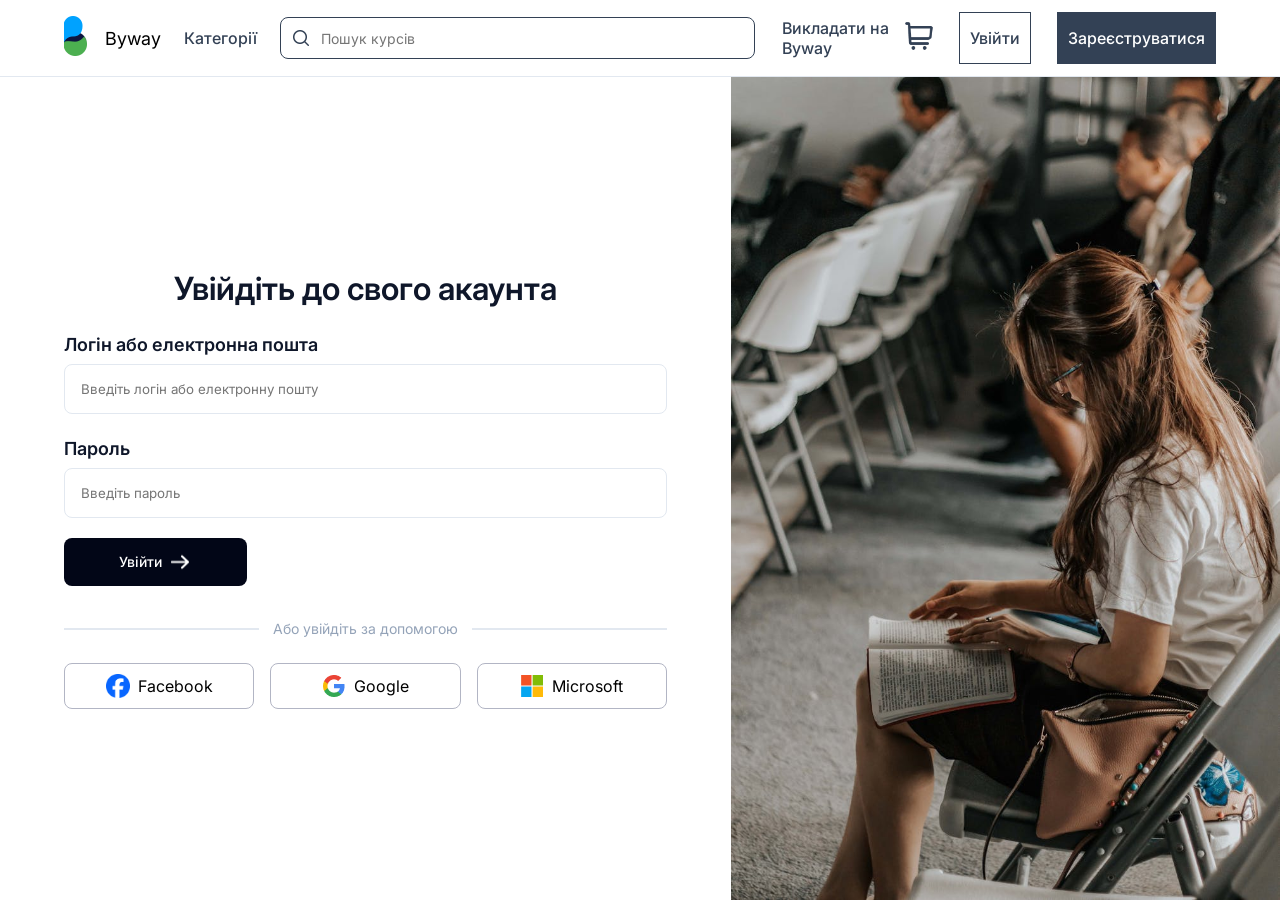
<file: login.html>
<!DOCTYPE html>
<html lang="uk">
<head>
    <meta charset="UTF-8">
    <meta name="viewport" content="width=device-width, initial-scale=1.0">
    <meta http-equiv="X-UA-Compatible" content="IE=edge">
    <link rel="stylesheet" href="https://fonts.googleapis.com/css2?family=Inter:wght@400;500;600;700&display=swap">
    <link rel="stylesheet" href="style.css">
    <title>Авторизація</title>
    <link rel="icon" href="favicon.ico" type="image/x-icon">
</head>
<body>
<header class="header">
  <div class="logo-section">
    <a href="index.html">
      <img class="logo" src="img/logo.png" alt="Логотип Byway">
    </a>
    <span class="brand-name">Byway</span>
  </div>
  <a href="category.html" class="categories-link">Категорії</a>
  <div class="search-bar">
    <img class="magnifying-glass" src="img/search.png" alt="Пошук">
    <form class="form-search" method="get">
      <input
              class="search-bar-input"
              type="text"
              name="query"
              placeholder="Пошук курсів"
              aria-label="Пошук курсів">
    </form>
  </div>
  <div class="group">
    <button class="search-btn" aria-label="Відкрити пошук">
      <img class="search-btn-img" src="img/search.png" alt="Пошук">
    </button>
    <button class="burger-menu" aria-label="Відкрити меню">&#9776;</button>
    <nav class="nav-menu">
      <a href="category.html" class="categories-link">Категорії</a>
      <span class="teach-link">Викладати на Byway</span>
      <div class="user-actions">
        <a class="cart-link">
          <img class="cart-icon" src="img/cart.png" alt="Іконка кошика">
        </a>
        <button class="login-btn" id="logInButton">Увійти</button>
        <button class="signup-btn" id="signUpButton">Зареєструватися</button>
      </div>
    </nav>
  </div>
</header>
<div class="main-container signup">
  <form class="registration-form" id="loginForm">
    <h1 class="form-title">Увійдіть до свого акаунта</h1>
    <div class="form-group">
      <h3 class="form-group-title">Логін або електронна пошта</h3>
      <input type="text" id="login" name="login" class="form-input" placeholder="Введіть логін або електронну пошту" required>
    </div>
    <div class="form-group">
      <h3 class="form-group-title">Пароль</h3>
      <input type="password" id="password" name="password" class="form-input" placeholder="Введіть пароль" required>
    </div>
    <button type="submit" class="last-banner-button submit-button">
      <span class="last-banner-button-text">Увійти</span>
      <img class="arrow-right" src="img/arrow-right.png" alt="Стрілка праворуч">
    </button>
    <div class="social-start">
      <div class="instructor-line line-form"></div>
      <span class="social-start-title">Або увійдіть за допомогою</span>
      <div class="instructor-line line-form"></div>
    </div>
    <div class="social-options">
      <div class="social-option">
        <img src="img/facebook-logo.png" alt="Facebook" class="social-icon">
        <span class="facebook">Facebook</span>
      </div>
      <div class="social-option">
        <img src="img/google-logo.png" alt="Google" class="social-icon">
        <span class="google">Google</span>
      </div>
      <div class="social-option">
        <img src="img/microsoft-logo.png" alt="Microsoft" class="social-icon">
        <span class="microsoft">Microsoft</span>
      </div>
    </div>
  </form>
  <img class="signup-img" src="img/login.jpg" alt="Фонове зображення 1">
</div>
<script src="login.js"></script>
<script src="script.js"></script>
</body>
</html>
</file>
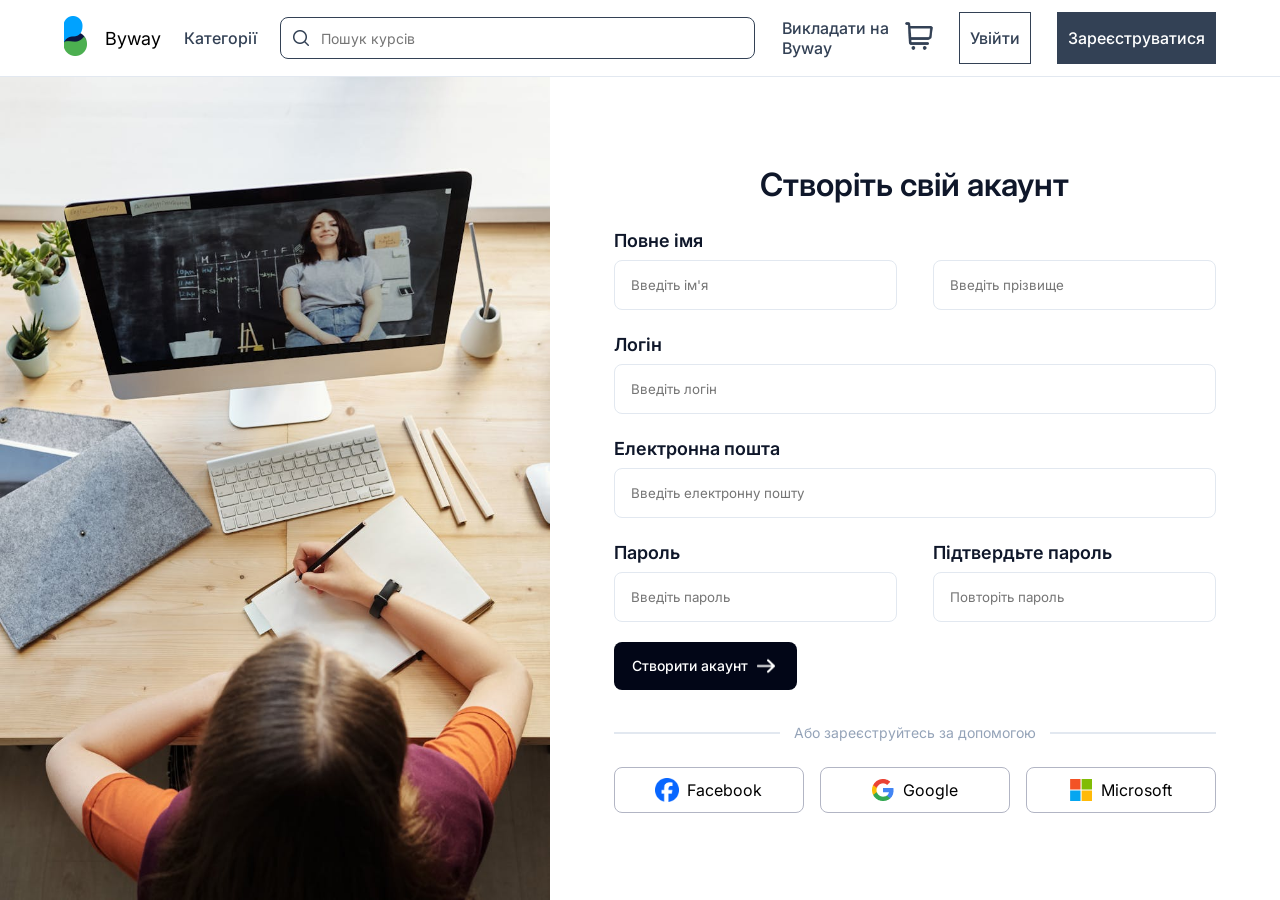
<file: signup.html>
<!DOCTYPE html>
<html lang=uk>
<head>
    <meta charset="UTF-8">
    <meta name="viewport" content="width=device-width, initial-scale=1.0">
    <meta http-equiv="X-UA-Compatible" content="IE=edge">
    <link rel="stylesheet" href="https://fonts.googleapis.com/css2?family=Inter:wght@400;500;600;700&display=swap">
    <link rel="stylesheet" href="style.css">
    <title>Реєстрація</title>
    <link rel="icon" href="favicon.ico" type="image/x-icon">
</head>
<body>
<header class="header">
    <div class="logo-section">
        <a href="index.html">
            <img class="logo" src="img/logo.png" alt="Логотип Byway">
        </a>
        <span class="brand-name">Byway</span>
    </div>
    <a href="category.html" class="categories-link">Категорії</a>
    <div class="search-bar">
        <img class="magnifying-glass" src="img/search.png" alt="Пошук">
        <form class="form-search" method="get">
            <input
                    class="search-bar-input"
                    type="text"
                    name="query"
                    placeholder="Пошук курсів"
                    aria-label="Пошук курсів">
        </form>
    </div>
    <div class="group">
        <button class="search-btn" aria-label="Відкрити пошук">
            <img class="search-btn-img" src="img/search.png" alt="Пошук">
        </button>
        <button class="burger-menu" aria-label="Відкрити меню">&#9776;</button>
        <nav class="nav-menu">
            <a href="category.html" class="categories-link">Категорії</a>
            <span class="teach-link">Викладати на Byway</span>
            <div class="user-actions">
                <a class="cart-link">
                    <img class="cart-icon" src="img/cart.png" alt="Іконка кошика">
                </a>
                <button class="login-btn" id="logInButton">Увійти</button>
                <button class="signup-btn" id="signUpButton">Зареєструватися</button>
            </div>
        </nav>
    </div>
</header>
<div class="main-container signup">
    <img class="signup-img" src="img/signup.jpg" alt="Фонове зображення 1">
    <form class="registration-form" id="signupForm">
        <h1 class="form-title">Створіть свій акаунт</h1>
        <div class="form-group">
            <h3 class="form-group-title">Повне імя</h3>
            <div class="input-group">
            <input type="text" id="first-name" name="first_name" class="form-input half" placeholder="Введіть ім'я" required>
            <input type="text" id="last-name" name="last_name" class="form-input half" placeholder="Введіть прізвище" required>
            </div>
        </div>
        <div class="form-group">
            <h3 class="form-group-title">Логін</h3>
            <input type="text" id="username" name="username" class="form-input" placeholder="Введіть логін" required>
        </div>
        <div class="form-group">
            <h3 class="form-group-title">Електронна пошта</h3>
            <input type="email" id="email" name="email" class="form-input" placeholder="Введіть електронну пошту" required>
        </div>
        <div class="form-group">
            <div class="input-group form-titles">
                <h3 class="form-group-title">Пароль</h3>
                <h3 class="form-group-title">Підтвердьте пароль</h3>
            </div>
            <div class="input-group">
                <input type="password" id="password" name="password" class="form-input half" placeholder="Введіть пароль" required>
                <input type="password" id="confirm-password" name="confirm_password" class="form-input half" placeholder="Повторіть пароль" required>
            </div>
        </div>
        <button type="submit" class="last-banner-button submit-button">
            <span class="last-banner-button-text">Створити акаунт</span>
            <img class="arrow-right" src="img/arrow-right.png" alt="Стрілка праворуч">
        </button>
        <div class="social-start">
            <div class="instructor-line line-form"></div>
            <span class="social-start-title">Або зареєструйтесь за допомогою</span>
            <div class="instructor-line line-form"></div>
        </div>
        <div class="social-options">
            <div class="social-option">
                <img src="img/facebook-logo.png" alt="Facebook" class="social-icon">
                <span class="facebook">Facebook</span>
            </div>
            <div class="social-option">
                <img src="img/google-logo.png" alt="Google" class="social-icon">
                <span class="google">Google</span>
            </div>
            <div class="social-option">
                <img src="img/microsoft-logo.png" alt="Microsoft" class="social-icon">
                <span class="microsoft">Microsoft</span>
            </div>
        </div>
    </form>
</div>
<script src="register.js"></script>
<script src="script.js"></script>
</body>
</html>
</file>
<file: style.css>
:root {
    --default-font-family: 'Inter', -apple-system, BlinkMacSystemFont, "Segoe UI", Roboto,
    Ubuntu, "Helvetica Neue", Helvetica, Arial, "PingFang SC",
    "Hiragino Sans GB", "Microsoft Yahei UI", "Microsoft Yahei",
    "Source Han Sans CN", sans-serif;
    --viewport-width: 100vw;
}
* {
    font-family: var(--default-font-family);
}
*,
*::before,
*::after {
    margin: 0;
    padding: 0;
    box-sizing: border-box;
}
.main-container {
    margin: 77px auto 0 auto;
    background: #ffffff;
    display: flex;
    flex-direction: column;
    gap: 60px;
}
.header {
    top: 0;
    position: fixed;
    width: 100%;
    height: 77px;
    display: flex;
    align-items: center;
    padding: 12px 20px;
    background: rgba(255, 255, 255, 0.8);
    backdrop-filter: blur(10px);
    border-bottom: 1px solid #e2e8f0;
    z-index: 998;
}
.search-bar {
    display: none;
    align-items: center;
    gap: 10px;
    padding: 10px;
    border: 1px solid #334155;
    border-radius: 8px;
    flex-grow: 1;
    max-width: 1000px;
    margin-left: 3%;
}
.form-search {
    width: 100%;
}
.search-bar-input {
    width: 100%;
    border: none;
    outline: none;
    background: transparent;
    font-size: 14px;
    color: #334155;
}
.search-btn {
    display: block;
    width: 20px;
    height: 20px;
    border: none;
    cursor: pointer;
    background: transparent;
}
.search-btn-img {
    width: 24px;
    height: 24px;
}
.magnifying-glass {
    width: 20px;
    height: 20px;
}
.logo-section {
    display: flex;
    align-items: center;
    gap: 10px;
}
.logo {
    width: 31px;
    height: 40px;
}
.burger-menu {
    display: inline-block;
    font-size: 24px;
    background: none;
    border: none;
    cursor: pointer;
    color: #334155;
}
.nav-menu {
    display: none;
    flex-direction: column;
    position: absolute;
    top: 60px;
    right: 20px;
    padding: 10px;
    border: 1px solid #ddd;
    width: 290px;
    gap: 10px;
    background: transparent;
}
.nav-menu.active {
    display: flex;
    z-index: 1;
    background: #ffffff;
}
.categories-link, .teach-link, .login-btn, .signup-btn {
    font-size: 14px;
    font-weight: 500;
    color: #334155;
}
.teach-link {
    padding-bottom: 10px;
    border-bottom: 1px solid #e2e8f0;
    cursor: pointer;
}
.categories-link {
    display: none;
    cursor: pointer;
}
.nav-menu .categories-link {
    display: inline;
    font-size: 14px;
    font-weight: 500;
    color: #334155;
}
.user-actions {
    display: flex;
    align-items: center;
    gap: 10px;
    justify-content: center;
}
.cart-icon {
    width: 30px;
    height: 30px;
    cursor: pointer;
}
.login-btn, .signup-btn {
    padding: 15px 10px;
    cursor: pointer;
    text-align: center;
    border: 1px solid #334155;
}
.login-btn {
    background: #ffffff;
}
.signup-btn {
    background: #334155;
    color: #ffffff;
}
.group {
    display: flex;
    align-items: center;
    gap: 12px;
    margin-left: auto;
}
.banner {
    display: none;
}
.stats {
    width: 100%;
    padding: 40px 80px 40px 80px;
    background: #f8fafc;
}
.stat {
    display: flex;
    flex-direction: column;
    align-items: center;
    gap: 6px;
    width: 100%;
}
.stat-title {
    color: #0f172a;
    font-size: 32px;
    font-weight: 600;
    line-height: 42px;
}
.stat-info {
    color: #0f172a;
    font-size: 14px;
    line-height: 21px;
    text-align: center;
}
.line {
    width: 55px;
    border: 2px solid #E2E8F0;
    margin: 40px auto 40px auto;
}
.top-categories, .top-courses, .top-instructors, .top-comments {
    display: flex;
    flex-direction: column;
    gap: 24px;
    margin: 0 5% 0 5%;
}
.top-comments {
    margin: 0 0 0 0;
    padding: 80px 5% 80px 5%;
}
.top-categories-title, .top-instructors-title, .top-courses-title, .top-comments-title {
    display: flex;
    align-items: center;
    justify-content: space-between;
    width: 100%;
}
.top-categories-name {
    color: #0f172a;
    font-size: 24px;
    font-weight: 600;
    line-height: 34px;
}
.categories {
    display: flex;
    align-items: center;
    justify-content: space-between;
    flex-wrap: wrap;
    gap: 12px;
}
.see-all-button {
    width: auto;
    height: 24px;
    padding: 5px 0 0 0;
    color: #3b82f6;
    font-size: 14px;
    font-weight: 500;
    line-height: 22px;
    white-space: nowrap;
    background: white;
    border: none;
    cursor: pointer;
}
.category-card {
    display: flex;
    flex-direction: column;
    align-items: center;
    margin: 0 auto 20px auto;
    padding: 24px 93px 24px 93px;
    max-width: 300px;
    min-width: 160px;
    width: 280px;
    border: 1px solid #e2e8f0;
    border-radius: 16px;
    box-shadow: 0 0 8px 0 rgba(59, 130, 246, 0.12);
    transition: transform 0.3s ease, box-shadow 0.3s ease;
}
.category-card:hover {
    transform: translateY(-5px);
    box-shadow: 0 4px 15px rgba(59, 130, 246, 0.25);
}
.category {
    display: flex;
    flex-direction: column;
    align-items: center;
    gap: 10px;
    width: 100%;
}
.category-group {
    position: relative;
    width: 100px;
    height: 100px;
    z-index: 1;
}
.category-icon {
    position: relative;
    width: 40px;
    height: 40px;
    margin: 30px 0 0 30px;
    z-index: 2;
}
.category-circle {
    position: absolute;
    width: 100px;
    height: 100px;
    top: 0;
    background: #e0f2fe;
    border-radius: 100px;
    z-index: 1;
}
.category-title {
    color: #0f172a;
    font-size: 20px;
    font-weight: 600;
    line-height: 30px;
    white-space: nowrap;
}
.category-info {
    color: #334155;
    font-size: 16px;
    line-height: 26px;
    white-space: nowrap;
}
.course-card {
    flex: 1 1 300px;
    max-width: 380px;
    display: flex;
    flex-direction: column;
    align-items: center;
    width: 298px;
    padding: 16px;
    border: 1px solid #e2e8f0;
    border-radius: 16px;
    box-shadow: 0 0 8px 0 rgba(59, 130, 246, 0.12);
    margin: 0 auto 20px auto;
    transition: transform 0.3s ease, box-shadow 0.3s ease;
}
.course-card:hover {
    transform: translateY(-5px);
    box-shadow: 0 4px 15px rgba(59, 130, 246, 0.25);
}
.courses-list {
    display: flex;
    flex-wrap: wrap;
    justify-content: space-between;
    gap: 24px;
    margin: 0 auto;
    padding: 16px;
    max-width: 100%;
}

.course-image {
    width: 100%;
    height: auto;
    max-height: 160px;
    border-radius: 8px;
    object-fit: cover;
    margin-bottom: 16px;: ;
}
.course-details {
    display: flex;
    flex-direction: column;
    align-items: flex-start;
    gap: 6px;
    text-align: left;
    width: 100%;
}
.course-title {
    color: #0f172a;
    font-size: 18px;
    font-weight: 600;
    line-height: 1.5;
    white-space: normal;
    height: 3em;
}
.course-author {
    color: #334155;
    font-size: 14px;
    line-height: 21px;
}
.course-rating {
    display: flex;
    align-items: center;
    gap: 8px;
}
.stars {
    display: flex;
    gap: 4px;
}
.star {
    width: 20px;
    height: 20px;
}
.ratings-info {
    color: #334155;
    font-size: 12px;
    font-weight: 600;
    line-height: 15px;
}
.course-info {
    color: #334155;
    font-size: 14px;
    line-height: 21px;
}
.course-price {
    color: #0f172a;
    font-size: 20px;
    font-weight: 600;
    line-height: 30px;
}
.instructor-card {
    display: flex;
    flex-direction: column;
    align-items: center;
    flex: 1 1 300px;
    max-width: 200px;
    width: 212px;
    padding: 16px;
    border: 1px solid #e2e8f0;
    border-radius: 16px;
    box-shadow: 0 0 8px 0 rgba(59, 130, 246, 0.12);
    margin: 0 auto;
    transition: transform 0.3s ease, box-shadow 0.3s ease;
    background: #ffffff;
}
.instructor-card:hover {
    transform: translateY(-5px);
    box-shadow: 0 4px 15px rgba(59, 130, 246, 0.25);
}
.instructors-list {
    display: flex;
    flex-wrap: wrap;
    justify-content: space-between;
    gap: 62px;
    max-width: 100%;
    margin: 0 auto;
}
.instructor {
    display: flex;
    flex-direction: column;
    gap: 16px;
    align-items: center;
    width: 100%;
}
.instructor-img {
    width: 100%;
    height: auto;
    border-radius: 8px;
    max-height: 132px;
    object-fit: cover;
    object-position: top;
}
.instructor-info {
    display: flex;
    flex-direction: column;
    align-items: center;
    gap: 12px;
    width: 100%;
}
.instructor-title {
    display: flex;
    flex-direction: column;
    align-items: center;
}
.instructor-name {
    color: #0f172a;
    font-size: 16px;
    font-weight: 600;
    line-height: 24px;
    white-space: nowrap;
}
.instructor-role {
    color: #334155;
    font-size: 12px;
    line-height: 18px;
    white-space: nowrap;
}
.instructor-line {
    width: 100%;
    border: 1px solid #E2E8F0;
}

.instructors-rating {
    display: flex;
    align-items: center;
    justify-content: space-between;
    width: 100%;
}

.instructor-rating {
    display: flex;
    align-items: center;
    gap: 4px;
}

.instructor-students {
    color: #334155;
    font-size: 12px;
    font-weight: 600;
    line-height: 15px;
    white-space: nowrap;
}
.top-comments {
    padding-left: 0;
    padding-right: 0;
    position: relative;
    background: #f8fafc;
    overflow: hidden;
}
.comment-title {
    display: flex;
    justify-content: space-between;
}
.comments-title {
    margin-top: 16px;
    display: flex;
    gap: 24px;
}
.top-comments-name {
    width: 250px;
    font-size: 24px;
    font-weight: 600;
    line-height: 34px;
}
.comments-navigation {
    display: flex;
    gap: 24px;
    margin-top: 16px;
}
.comments-button-left, .comments-button-right {
    display: flex;
    align-items: center;
    justify-content: center;
    height: 40px;
    padding: 10px 20px 10px 20px;
    background: #94a3b8;
    border: none;
    border-radius: 8px;
    cursor: pointer;
}
.left-chevron {
    position: relative;
    width: 24px;
    height: 24px;
}
.right-chevron {
    position: relative;
    width: 24px;
    height: 24px;
}
.comment-header {
    padding: 0 5% 0 5%;
}
.comments-list {
    display: flex;
    align-items: flex-start;
    flex-wrap: nowrap;
    overflow-x: auto;
    scroll-behavior: smooth;
    gap: 16px;
    width: 100%;
}
.comments-list::-webkit-scrollbar {
    display: none;
}
.comment-card {
    display: flex;
    flex-direction: column;
    flex-wrap: nowrap;
    gap: 2px;
    width: 90%;
    max-width: 432px;
    flex-shrink: 0;
    padding: 24px 24px 24px 24px;
    border: 1px solid #e2e8f0;
    border-radius: 16px;
    box-shadow: 0 0 8px 0 rgba(59, 130, 246, 0.12);
    background: #ffffff;
}
.comment-card:first-child {
    margin-left: 5%;
}
.comment-card:last-child {
    margin-right: 5%;
}
.quotes {
    width: 48px;
    height: 48px;
}
.comment-text {
    width: 99%;
    max-width: 384px;
    height: auto;
    font-size: 16px;
    line-height: 26px;
}
.comment-info {
    display: flex;
    align-items: center;
    flex-wrap: nowrap;
    gap: 8px;
}
.customer-img {
    width: 60px;
    height: 60px;
    border-radius: 50%;
}
.customer-info {
    display: flex;
    flex-direction: column;
    flex-wrap: nowrap;
}
.customer-name {
    font-size: 18px;
    font-weight: 600;
    line-height: 29px;
    white-space: nowrap;
}
.customer-role {
    color: #334155;
    font-size: 14px;
    line-height: 21px;
    white-space: nowrap;
}
.last-banners {
    display: flex;
    align-items: center;
    flex-direction: column;
    flex-shrink: 0;
    gap: 60px;
    margin: 0 5% 0 5%;
}
.last-banner {
    width: 100%;
    display: flex;
    align-items: center;
    justify-content: center;
    flex-wrap: wrap;
}
.last-banner-img {
    margin: 5% auto 5% auto;
    width: 90vw;
    height: auto;
    max-height: 400px;
    object-fit: cover;
}
.last-banner-info {
    width: 90vw;
    display: flex;
    flex-direction: column;
    flex-wrap: nowrap;
    gap: 16px;
}
.reverse {
    flex-direction: column-reverse;
}
.last-banner-text {
    display: flex;
    flex-direction: column;
    flex-wrap: nowrap;
    gap: 8px;
}
.last-banner-button {
    display: flex;
    align-items: center;
    justify-content: center;
    flex-wrap: nowrap;
    flex-shrink: 0;
    gap: 6px;
    width: 90vw;
    max-width: 320px;
    height: 48px;
    padding: 10px 24px 10px 24px;
    cursor: pointer;
    background: #020617;
    border: none;
    border-radius: 8px;
}
.last-banner-button-text {
    color: #ffffff;
    font-size: 14px;
    font-weight: 500;
    line-height: 22px;
    white-space: nowrap;
}
.arrow-right {
    width: 24px;
    height: 24px;
}
.last-banner-title {
    font-size: 20px;
    font-weight: 600;
    line-height: 30px;
}
.last-banner-information {
    color: #1d2838;
    font-size: 16px;
    line-height: 26px;
}
.footer {
    background: #1e293b;
    overflow: hidden;
    padding: 80px 5% 140px 5%;
}
.footer-byway {
    display: flex;
    flex-direction: column;
    align-items: flex-start;
    justify-content: center;
    flex-wrap: nowrap;
    gap: 16px;
}
.footer-logo {
    width: 111px;
    height: 40px;
}
.footer-byway-info {
    color: #cbd5e1;
    font-size: 14px;
    line-height: 21px;
}
.footer-block {
    display: flex;
    flex-direction: column;
    align-items: flex-start;
    flex-wrap: nowrap;
    gap: 8px;
    margin-top: 24px;
}
.footer-title {
    color: #f1f5f9;
    font-size: 18px;
    font-weight: 600;
    line-height: 29px;
    white-space: nowrap;
}
.footer-info-list {
    list-style-type: none;
}
a {
    text-decoration: none;
}
.footer-info {
    color: #cbd5e1;
    font-size: 14px;
    font-weight: 500;
    line-height: 22px;
    white-space: nowrap;
}
.footer-contactus {
    display: flex;
    flex-direction: column;
    align-items: flex-start;
    flex-wrap: nowrap;
    gap: 24px;
}
.footer-social-logo {
    width: 296px;
    height: 40px;
}
.signup-img {
    display: none;
}
.registration-form {
    margin: auto 5% auto 5%;
    display: flex;
    flex-direction: column;
}
.form-title {
    display: flex;
    align-items: center;
    justify-content: center;
    color: #0f172a;
    font-weight: 600;
    line-height: 42px;
    margin-bottom: 20px;
    margin-top: 48px;
}
.form-group-title {
    color: #0f172a;
    font-size: 18px;
    font-weight: 600;
    line-height: 29px;
    margin-bottom: 5px;
    white-space: nowrap;
    width: 47%;
}
.form-input {
    display: flex;
    align-items: center;
    width: 100%;
    padding: 16px 16px 16px 16px;
    border: 1px solid #e2e8f0;
    border-radius: 8px;
}
.half {
    width: 47%;
}
.input-group {
    display: flex;
    justify-content: space-between;
}
.form-group {
    margin-bottom: 20px;
}
.submit-button {
    width: 183px;
    margin-bottom: 32px;
}
.social-start {
    display: flex;
    align-items: center;
    gap: 14px;
    margin-bottom: 24px;
}
.social-start-title {
    flex-shrink: 0;
    color: #94a3b8;
    font-size: 14px;
    line-height: 21px;
}
.social-options {
    display: flex;
    gap: 16px;
}
.social-option {
    width: 33%;
    border: 1px solid #b2b5c4;
    border-radius: 8px;
    display: flex;
    align-items: center;
    justify-content: center;
    flex-wrap: nowrap;
    gap: 8px;
    padding: 10px 0 10px 0;
}
.social-icon {
    width: 24px;
    height: 24px;
}
.gray {
    background: #F8FAFC;
    padding: 80px 5%;
    margin: 0;
    overflow: hidden;
}
.m1 {
    margin-top: 80px;
}
.courses {
    display: flex;
    flex-direction: column;
    width: 90%;
    margin: 40px 5%;
    gap: 24px;
}
.courses-title {
    color: #0f172a;
    font-size: 24px;
    font-weight: 600;
    line-height: 34px;
    white-space: nowrap;
}
.control {
    display: flex;
    justify-content: space-between;
    width: 100%;
}
.filter-button {
    display: flex;
    align-items: center;
    justify-content: center;
    flex-wrap: nowrap;
    gap: 6px;
    padding: 10px 24px;
    cursor: pointer;
    background: #ffffff;
    border: 1px solid #0f172a;
    border-radius: 8px;
}
.courses-button-text {
    color: #0f172a;
    font-size: 14px;
    font-weight: 500;
    line-height: 22px;
    white-space: nowrap;
}
.sort {
    display: flex;
    align-items: center;
    flex-wrap: wrap;
    gap: 15px;
    padding-left: 16px;
    width: auto;
    justify-content: right;
}
.courses-block {
    display: flex;
    gap: 40px;
    width: 100%;
}
.filter-card-button {
    display: flex;
    align-items: center;
    justify-content: space-between;
    flex-wrap: nowrap;
    width: 305px;
    padding: 16px;
    background: #ffffff;
    cursor: pointer;
    border: none;
    border-bottom: 1px solid #e2e8f0;
}
.filter-card-text {
    color: #0f172a;
    font-size: 16px;
    font-weight: 500;
    line-height: 26px;
    white-space: nowrap;
}
.filter-info {
    display: flex;
    flex-direction: column;
    flex-wrap: nowrap;
    gap: 16px;
    padding: 8px 16px;
    overflow: hidden;
    transition: max-height 0.3s ease-out;
}
.see-more-button {
    display: flex;
    align-items: center;
    flex-wrap: nowrap;
    gap: 6px;
    width: 100%;
    padding: 10px 0;
    border-radius: 8px;
    background: #ffffff;
    border: none;
}
.blue-text {
    color: #2563EB;
}
.check-box {
    display: flex;
    flex-wrap: nowrap;
    gap: 12px;
}
.checkbox {
    width: 24px;
    height: 24px;
}
.checkbox-text {
    color: #0f172a;
    font-size: 16px;
    line-height: 26px;
}
.filter-list-wrapper {
    transition: transform 0.3s ease;
    transform: translateX(0);
}

.filter-list-wrapper.hidden {
    transform: translateX(-100%);
}
.sort-dropdown {
    position: absolute;
    top: 100%;
    left: 0;
    background: #fff;
    border: 1px solid #ccc;
    border-radius: 4px;
    box-shadow: 0 4px 6px rgba(0, 0, 0, 0.1);
    display: none;
    z-index: 10;
}
.sort-dropdown.open {
    display: block;
}
.sort-dropdown-item {
    padding: 8px 12px;
    cursor: pointer;
}
.sort-dropdown-item:hover {
    background-color: #f0f0f0;
}
.sort-select {
    padding: 10px 24px;
    font-size: 16px;
    border: 1px solid #0f172a;
    border-radius: 8px;
    background-color: #fff;
    appearance: none;
    cursor: pointer;
}
.sort-select:focus {
    outline: 2px solid #007bff;
}
.sort-select option {
    padding: 8px 12px;
}
.sort {
    position: relative;
}
.sort-select {
    box-sizing: border-box;
}
.hidden { display: none; }
.pagination {
    display: flex;
    justify-content: center;
    margin: 20px 0;
}

.pagination button {
    background: #ffffff;
    color: #334155;
    border: 1px solid #E2E8F0;
    border-radius: 5px;
    padding: 10px 15px;
    cursor: pointer;
    font-weight: 600;
}

.pagination button.disabled {
    background: #ffffff;
    border: 1px solid #007bff;
}
.jcsb {
    justify-content: flex-start;
}
.modal {
    display: none;
    position: fixed;
    z-index: 1;
    left: 0;
    top: 100px;
    width: 100%;
    height: 100%;
    background-color: rgba(0, 0, 0, 0.4);
}

.modal-content {
    background-color: #fff;
    margin: 15% auto;
    padding: 20px;
    border: 1px solid #888;
    width: 80%;
    max-width: 400px;
}
.close {
    color: #aaa;
    font-size: 28px;
    font-weight: bold;
}
.close:hover,
.close:focus {
    color: black;
    text-decoration: none;
    cursor: pointer;
}
.modal button {
    width: 100%;
    padding: 10px;
    margin: 10px auto;
    cursor: pointer;
    background: #ffffff;
    border: 1px solid gray;
    border-radius: 8px;
}
.modal-input {
    width: 100%;
    margin-bottom: 10px;
}
.modal-title {
    display: flex;
    align-items: center;
    justify-content: space-between;
}
@media (min-width: 817px) {
    .hidden { display: none; }
    .teach-link, .categories-link, .login-btn, .signup-btn {
        font-size: 16px;
    }
    .categories-link {
        margin-left: 2%;
        margin-right: 2%;
        display: inline-block;
    }
    .nav-menu .categories-link {
        display: none;
    }
    .teach-link {
        margin-left: 3%;
        padding-bottom: 0;
        border-bottom: 0;
    }
    .group {
        margin-left: 0;
        width: 33%;
    }
    .search-bar {
        display: flex;
        font-size: 16px;
        margin-left: 0;
    }
    .search-btn {
        display: none;
    }
    .user-actions {
        margin-left: auto;
        gap: calc(var(--viewport-width) * 0.02);
    }
    .burger-menu {
        display: none;
    }
    .nav-menu {
        display: flex;
        position: static;
        flex-direction: row;
        align-items: center;
        padding: 0;
        box-shadow: none;
        border: none;
        margin-left: 3%;
        width: 100%;
    }
    .header {
        padding-left: 5%;
        padding-right: 5%;
        font-size: 18px;
    }
    .banner {
        display: block;
        position: relative;
        height: 600px;
        margin: 0 5% 0 5%;
    }
    .banner-block {
        display: flex;
        flex-direction: column;
        gap: 24px;
        position: absolute;
        top: 50%;
        transform: translate(0, -50%);
    }
    .banner-info {
        display: flex;
        flex-direction: column;
        gap: 20px;
        font-size: 18px;
    }
    .banner-title {
        width: 640px;
        font-size: 60px;
        font-weight: 700;
        line-height: 48px;
    }
    .banner-text {
        width: 592px;
        color: #334155;
        line-height: 26px;
    }
    .banner-button {
        width: 320px;
        padding: 20px 24px 20px 24px;
        cursor: pointer;
        background: #3b82f6;
        border: none;
        border-radius: 8px;
    }
    .button-text {
        color: #ffffff;
        font-size: 20px;
        font-weight: 200;
        line-height: 22px;
        white-space: nowrap;
    }
    .banner-images {
        position: absolute;
        top: 80px;
        left: 60%;
    }
    .circle {
        position: absolute;
        border-radius: 50%;

    }
    .blue {
        width: 217px;
        height: 217px;
        background: #60A5FA;
        left: 240px;
        z-index: 1;
        overflow: hidden;
    }
    .blue img, .red img, .yellow img {
        position: absolute;
        width: 100%;
        height: auto;
        top: 45%;
        left: 50%;
        transform: translate(-50%, -50%);
        z-index: 1;
    }
    .red img {
        top: 25%;
        left: 45%;
    }
    .yellow img {
        top: 50%;
        transform: translate(-50%, -50%) scaleX(-1);
    }
    .student-blue-top {
        position: absolute;
        width: 217px;
        height: auto;
        top: -45px;
        left: 240px;
        z-index: 3;
        clip-path: polygon(0 0, 100% 0, 100% 50%, 0 50%);
    }
    .red {
        background: #F87171;
        width: 205px;
        height: 205px;
        top: 145px;
        left: 20px;
        z-index: 1;
        overflow: hidden;
    }
    .student-red-top {
        position: absolute;
        width: 205px;
        height: auto;
        top: 43px;
        left: 10px;
        z-index: 3;
        clip-path: polygon(0 10%, 100% 0, 100% 50%, 0 50%);
    }
    .yellow {
        background: #FACC15;
        width: 222px;
        height: 222px;
        top: 265px;
        left: 250px;
        z-index: 1;
        overflow: hidden;
    }
    .student-yellow-top {
        position: absolute;
        width: 222px;
        height: auto;
        top: 253px;
        left: 250px;
        z-index: 3;
        clip-path: polygon(0 0, 100% 0, 100% 50%, 0 50%);
        transform: scaleX(-1);
    }
    .circle-border {
        position: absolute;
        border-radius: 50%;
        border: 1px solid #CBD5E1;
        clip-path: polygon(50% 0, 100% 0, 100% 100%, 50% 100%);
        z-index: 1;
    }
    .blue-border {
        width: 255px;
        height: 255px;
        top: -20px;
        left: 220px;
        rotate: -15deg;
    }
    .red-border {
        width: 242px;
        height: 242px;
        top: 130px;
        left: 0;
        rotate: 85deg;
    }
    .yellow-border{
        width: 262px;
        height: 262px;
        top: 245px;
        left: 230px;
        rotate: 25deg;
        clip-path: polygon(65% 0, 100% 0, 100% 100%, 65% 100%);
    }
    .dark {
        background: #0F172A;
        width: 35px;
        height: 35px;
        top: 225px;
        left: 265px;
    }
    .square {
        position: absolute;
        width: 13px;
        height: 13px;
        top: 236px;
        left: 276px;
        background: #ffffff;
        rotate: 45deg;
        z-index: 2;
    }
    .decor1, .decor2 {
        width: 68px;
        height: 92px;
    }
    .decor1 {
        position: absolute;
        top: 150px;
        rotate: 100deg;
    }
    .decor2 {
        position: absolute;
        top: 4px;
        left: 205px;
    }
    .banner-container {
        position: absolute;
        background: #ffffff;
        width: 167px;
        height: 114px;
        top: 370px;
        left: 170px;
        border-radius: 8px;
        box-shadow: 0 4px 16px 0 rgba(0, 0, 0, 0.12);
        z-index: 4;
    }
    .students-img {
        width: 140px;
        height: 40px;
        margin: 12px 0 0 12px;
    }
    .join-community {
        display: flex;
        margin: 10px 0 0 12px;
        color: #0F172A;
        font-size: 12px;
        font-weight: 600;
        line-height: 14px;
    }
    .student {
        position: absolute;
        width: 40px;
        height: 40px;
        border-radius: 50%;
        background-size: cover;
    }
    .two {
        left: 37px;
    }
    .three {
        left: 62px;
    }
    .four {
        left: 87px;
    }
    .five {
        left: 112px;
    }
    .stats {
        display: flex;
    }
    .line {
        width: 0;
        height: 55px;
        margin: auto 40px auto 40px;
    }
    section header {
        display: flex;
    }
    .top-categories {

    }
    .categories {
        width: 100%;
        gap: 48px;
        padding: 5px 0;
        flex-wrap: nowrap;
    }
    .category-card {
        margin: 0 0 0 0;
        width: 22.5vw;
    }
    .courses-list {
        margin: 0;
        padding: 0;
    }
    .course-card {
        width: 320px;
        padding: 20px;
        margin: 0;
    }
    .course-image {
        height: 180px;
    }
    .course-title {
        font-size: 20px;
    }
    .course-author {
        font-size: 16px;
    }
    .course-info {
        font-size: 16px;
    }
    .course-price {
        font-size: 22px;
    }
    .instructors-list {
        gap: 30px;
        margin: 0;
        max-height: 290px;
        overflow: hidden;
    }
    .hidden-m {
        display: flex;
    }
    .instructor-card {
        margin: 0 0 0 0;
    }
    .instructor-img {
        width: 150px;
    }
    .instructor-info {
        gap: 16px;
    }
    .instructor-name {
        font-size: 18px;
        line-height: 28px;
    }
    .instructor-role {
        font-size: 14px;
        line-height: 21px;
    }
    .instructor-line {
        width: 180px;
    }
    .instructors-rating {
        width: 180px;
    }
    .instructor-students {
        font-size: 14px;
    }
    .comments {
        overflow-x: hidden;
    }
    .comment-card {
        width: 432px;
        margin-left: 0;
    }
    .last-banner {
        display: flex;
        align-items: center;
        justify-content: space-between;
        padding: 0 5% 0 5%;
    }
    .last-banner-info {
        margin: 0 0 0 0;
        width: 40%;
    }
    .last-banner-title {
        white-space: nowrap;
    }
    .last-banner-img {
        max-height: fit-content;
        width: 30vw;
        height: auto;
        margin: 0 48px 0 0;
        max-width: 480px;
    }
    .last-banner-button {
        width: 320px;
    }
    .reverse {
        flex-direction: row;
    }
    .footer-information {
        display: flex;
        flex-direction: row;
        align-items: flex-start;
        flex-wrap: wrap;
        justify-content: space-between;
        overflow: auto;
        gap: 16px;
    }
    .footer-byway {
        width: 30%;
    }
    .signup {
        flex-direction: row;
        gap: 0;
    }
    .line-form {
        width: 100%;
    }
    .signup-img {
        display: flex;
        max-width: 45%;
        width: auto;
        height: calc(100vh - 77px);
        flex: 1 1;
    }
    .form-title {
        margin-top: 0;
    }
    .registration-form {
        width: 100%;
    }
    .submit-button {
        width: 183px;
        margin-bottom: 32px;
    }
}
@media (max-width: 1330px) {
    .group {
        width: 40%;
    }
}
@media (max-width: 1250px) {
    .banner-title {
        width: 320px;
        font-size: 40px;
    }
    .banner-info {
        gap: 14px;
        font-size: 14px;
    }
    .banner-text {
        width: 450px;
    }
    .banner-button {
        width: 240px;
        padding: 10px 24px 10px 24px;
    }
    .button-text {
        font-size: 14px;
    }
}
@media (max-width: 1075px) {
    .group {
        width: 45%;
    }
    .teach-link, .categories-link, .login-btn, .signup-btn {
        font-size: 14px;
    }
    .cart-icon {
        width: 25px;
        height: 25px;
    }
    .logo {
        width: 30px;
        height: 41px;
    }
    .brand-name {
        font-size: 16px;
    }
    .last-banner-img {
        max-width: 360px;
        height: auto;
    }
    .last-banner-title {
        font-size: 18px;
    }
    .last-banner {
        padding: 0 0 0 0;
    }
}
@media (max-width: 1000px) {
    .categories {
        width: 90%;
        flex-wrap: wrap;
        margin: 0 5% 0 5%;
    }
    .category-card {
        width: 100%;
    }
}
@media (max-width: 865px) {
    .group {
        width: 55%;
    }
}
@media (max-width: 816px) {
    .group {
        width: auto;
    }
}
@media (max-width: 789px) {
    .instructors-list {
        gap: 48px;
    }
}
@media (max-width: 730px) {
.filter-list {
    width: auto;
    position: fixed;
    background: #ffffff;
    z-index: 1000;
    height: 100%;
    overflow-y: auto;
}
    
}
</file>
